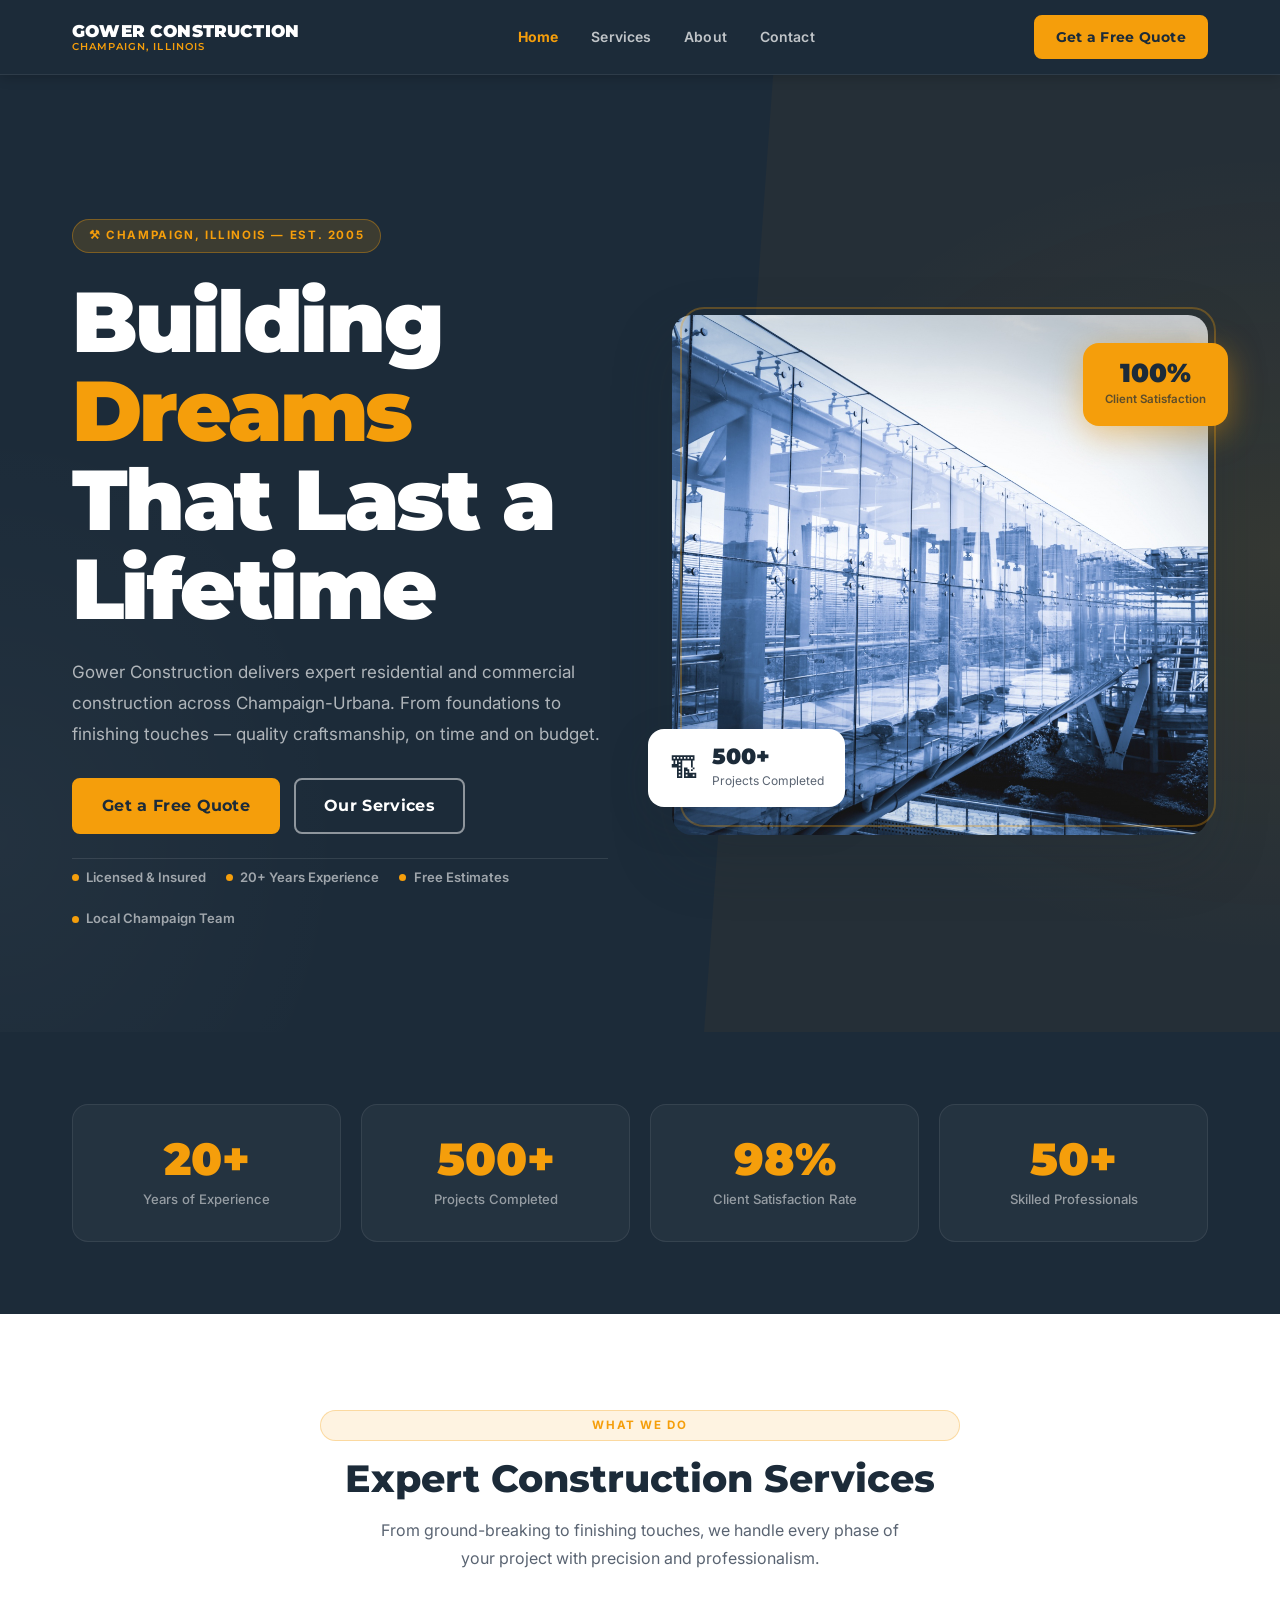
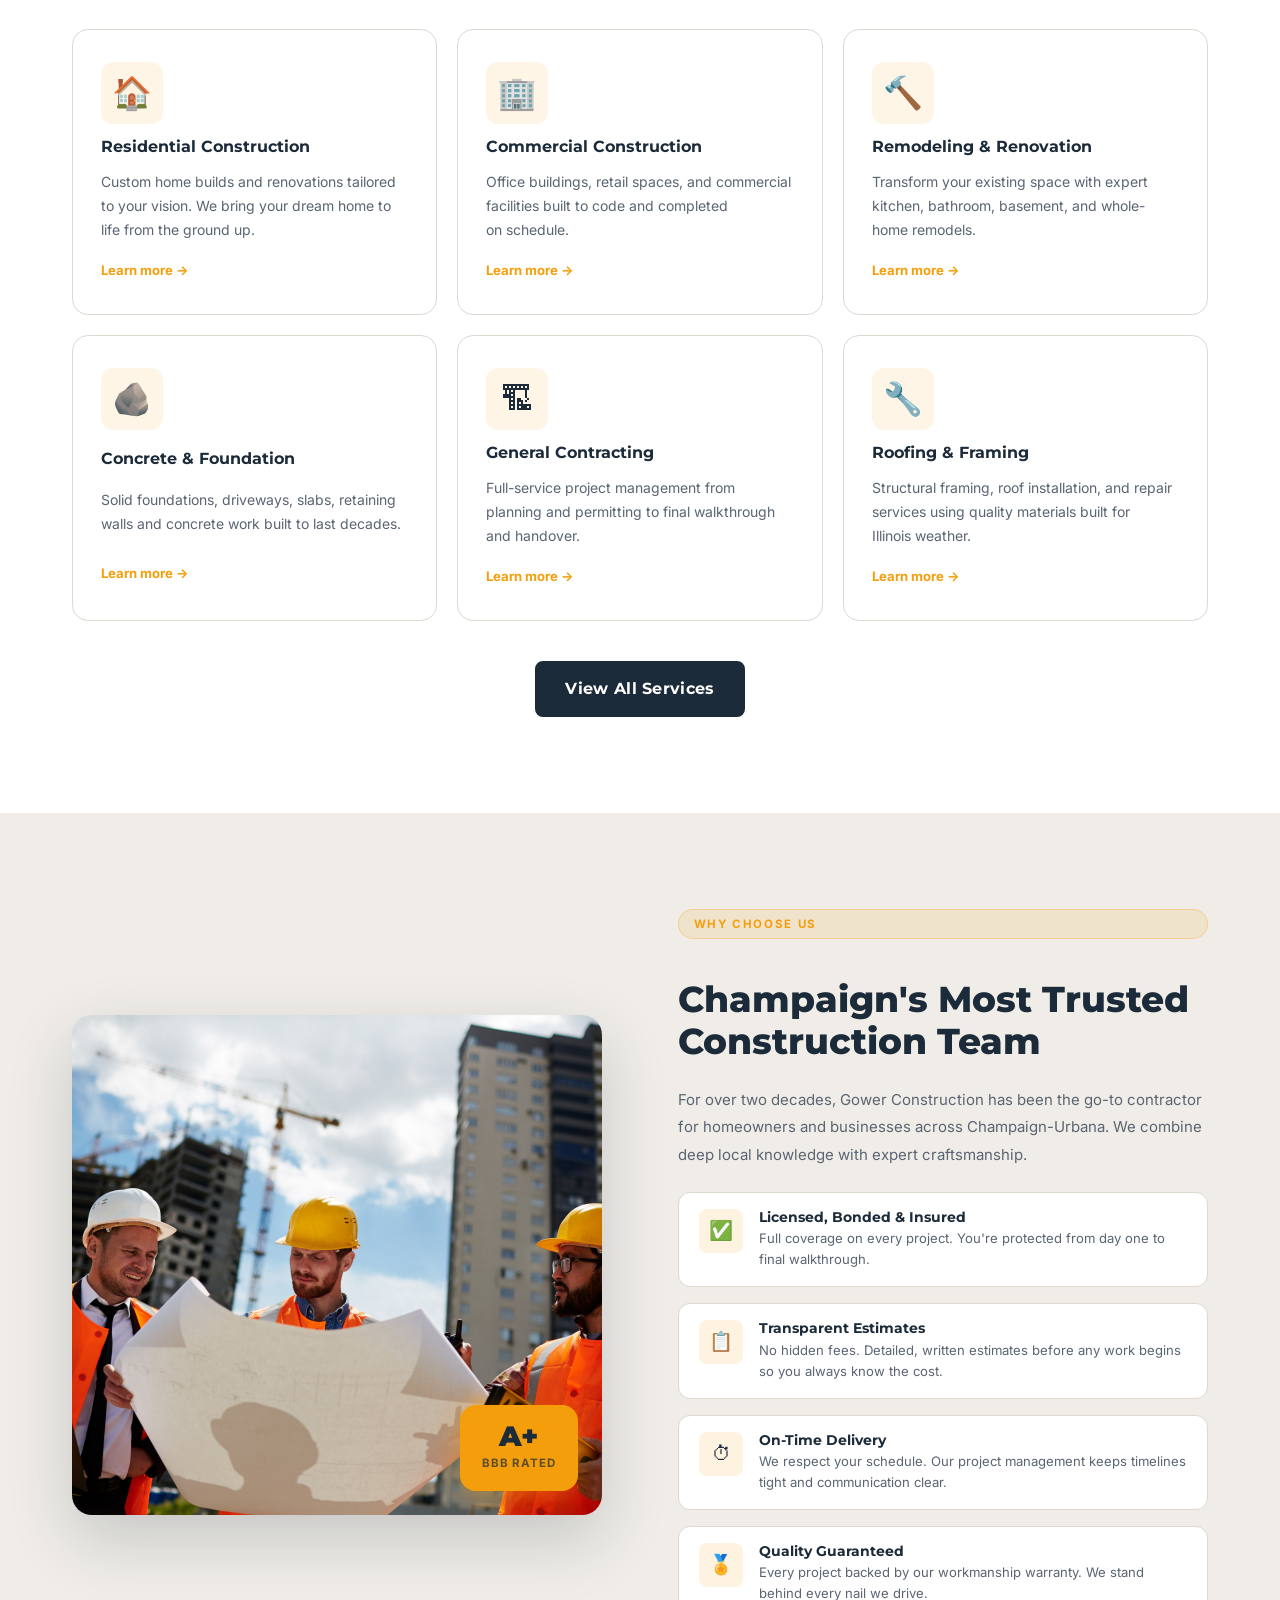
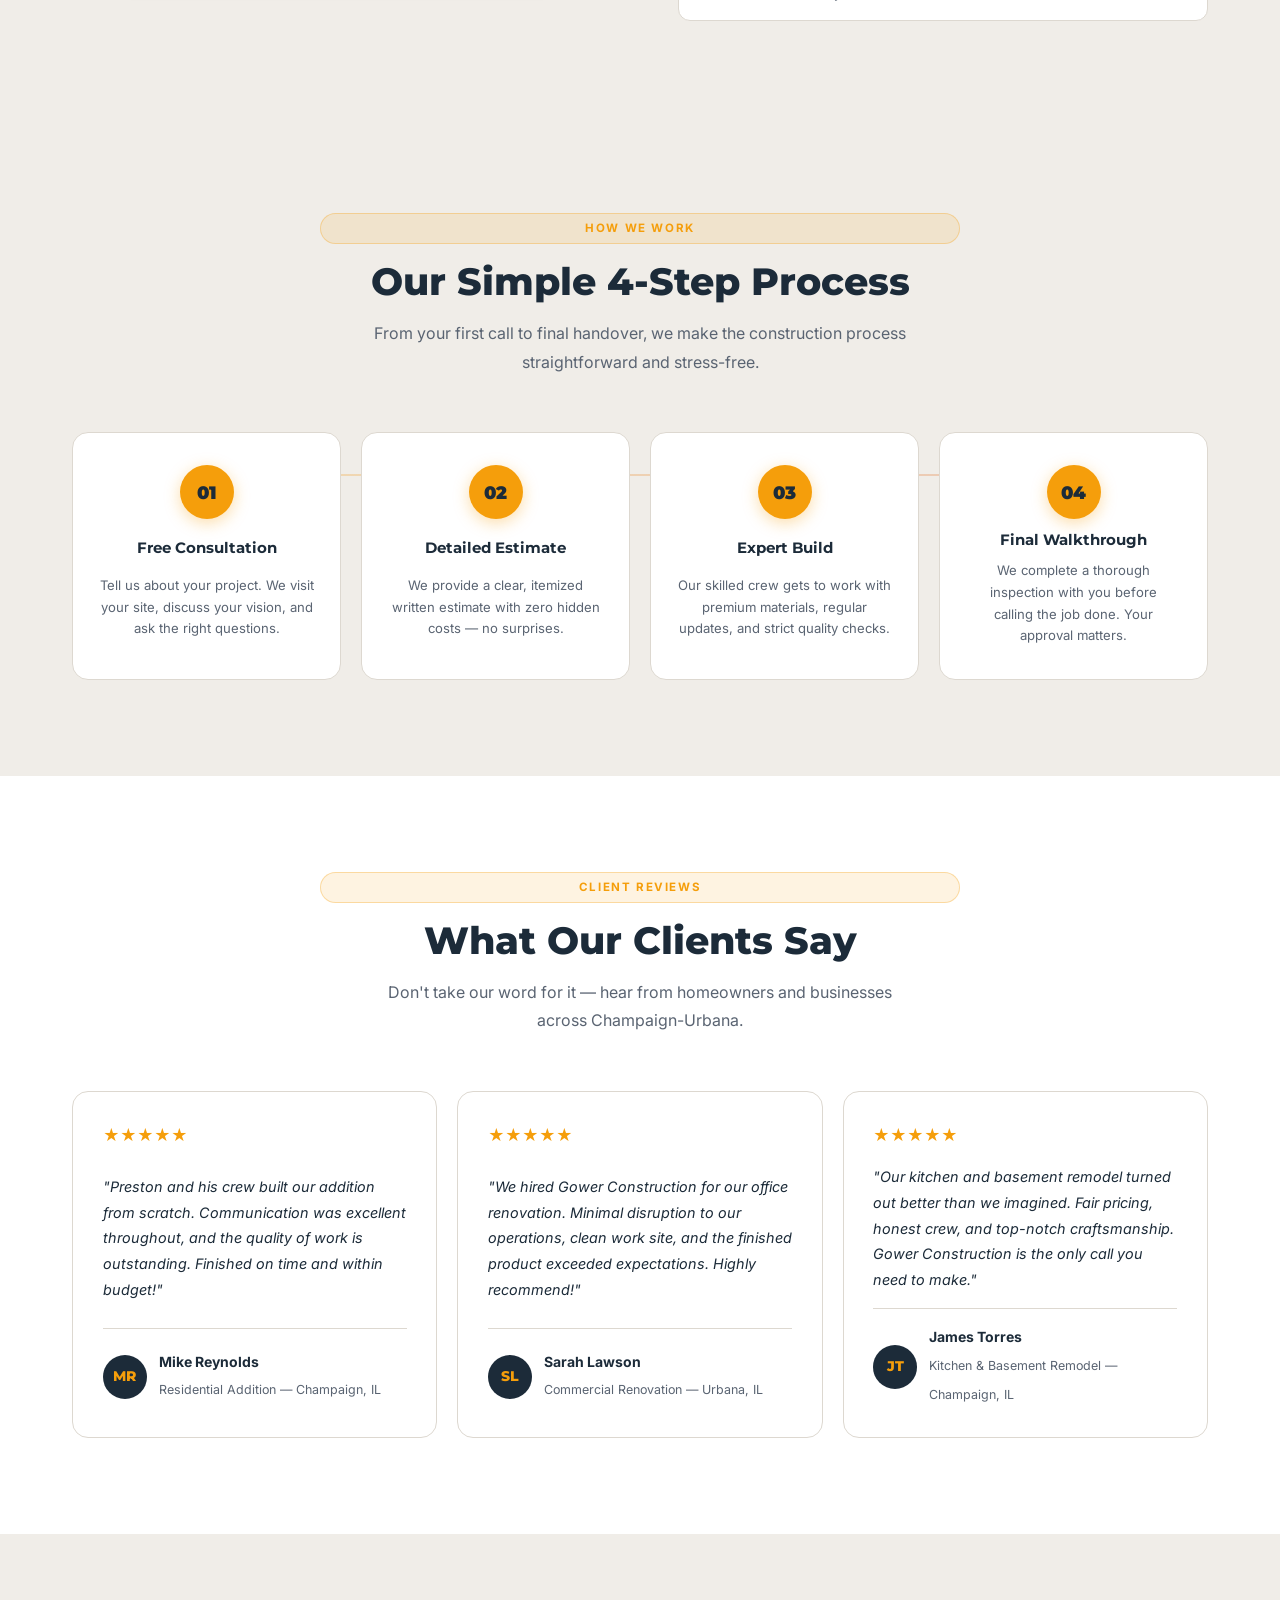
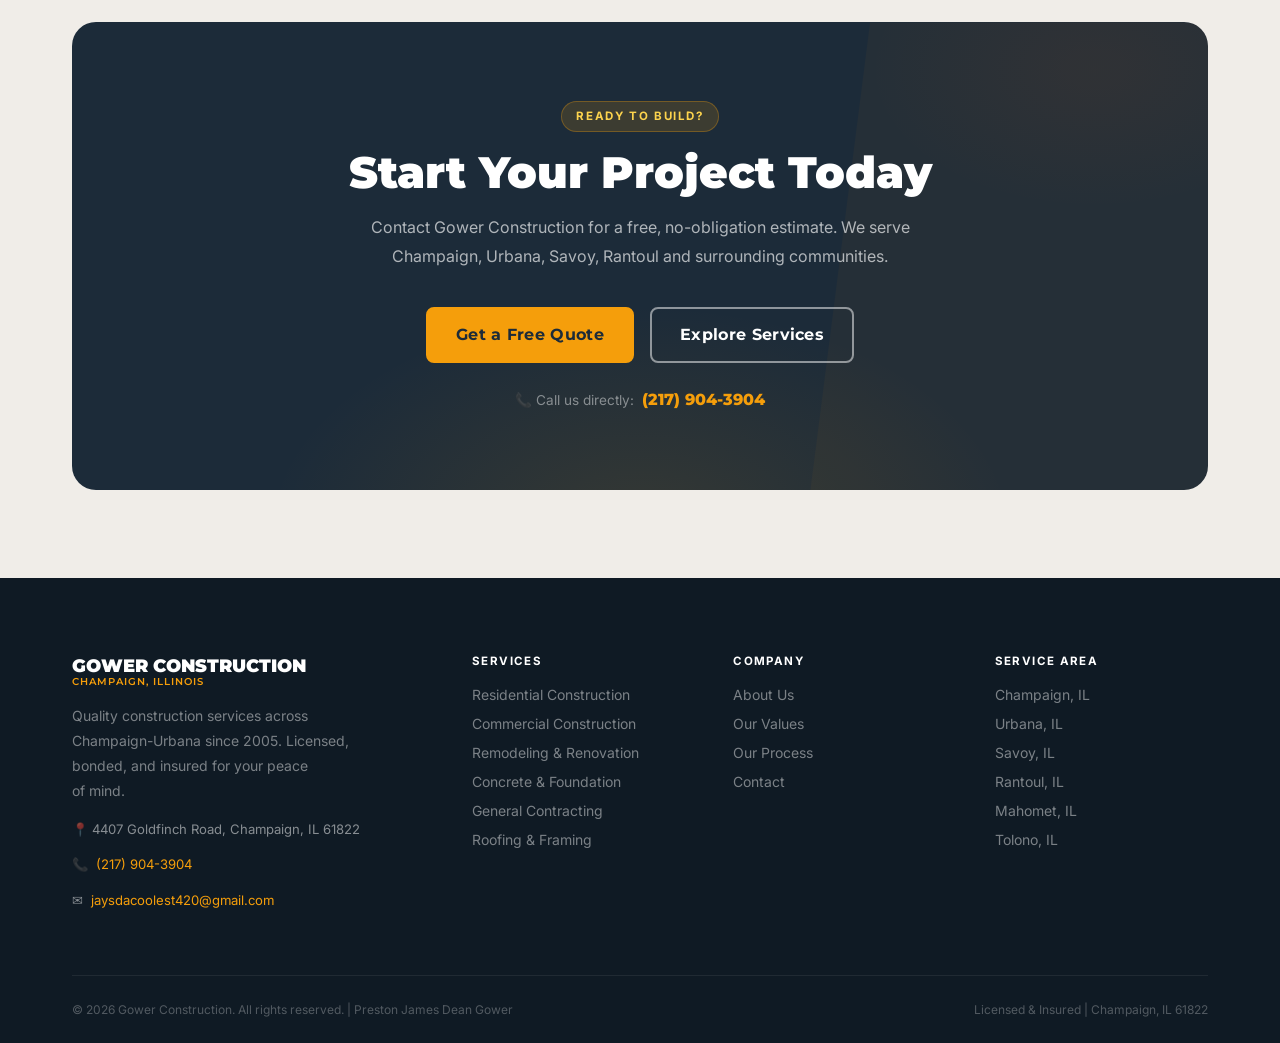
<file: index.html>
<!doctype html>
<html lang="en">
  <head>
    <meta charset="UTF-8" />
    <meta name="viewport" content="width=device-width, initial-scale=1.0" />
    <title>Gower Construction | Champaign, IL</title>
    <meta
      name="description"
      content="Gower Construction — trusted general contractor in Champaign, IL. Residential & commercial construction, remodeling, concrete, roofing and more. Call (217) 904-3904."
    />
    <meta
      name="keywords"
      content="construction company Champaign IL, general contractor Champaign, home remodeling Illinois, commercial construction Champaign"
    />
    <link rel="canonical" href="https://gowerconstruction.com/" />
    <link rel="stylesheet" href="css/style.css" />
    <meta property="og:title" content="Gower Construction | Champaign, IL" />
    <meta
      property="og:description"
      content="Trusted general contractor in Champaign, IL. Quality builds, on time, every time."
    />
    <meta property="og:type" content="website" />
  </head>
  <body>
    <!-- ── HEADER ─────────────────────────────────────────── -->
    <header class="header" role="banner">
      <div class="container">
        <nav class="navbar" aria-label="Main navigation">
          <a
            href="index.html"
            class="logo"
            aria-label="Gower Construction home"
          >
            <div class="logo-text">
              GOWER CONSTRUCTION
              <span>Champaign, Illinois</span>
            </div>
          </a>

          <ul class="nav-links" id="nav-links" role="list">
            <li><a href="index.html" class="active">Home</a></li>
            <li><a href="services.html">Services</a></li>
            <li><a href="about.html">About</a></li>
            <li><a href="contact.html">Contact</a></li>
          </ul>

          <a href="contact.html" class="btn btn-accent nav-cta"
            >Get a Free Quote</a
          >

          <button
            class="hamburger"
            id="hamburger"
            aria-label="Open menu"
            aria-expanded="false"
            aria-controls="nav-links"
          >
            <span></span><span></span><span></span>
          </button>
        </nav>
      </div>
    </header>

    <main id="main-content">
      <!-- ── HERO ───────────────────────────────────────────── -->
      <section class="hero" aria-label="Hero">
        <div class="container">
          <div class="hero-content">
            <span class="hero-eyebrow">⚒ Champaign, Illinois — Est. 2005</span>

            <h1>Building <em>Dreams</em><br />That Last a Lifetime</h1>

            <p class="hero-desc">
              Gower Construction delivers expert residential and commercial
              construction across Champaign-Urbana. From foundations to
              finishing touches — quality craftsmanship, on time and on budget.
            </p>

            <div class="hero-btns">
              <a href="contact.html" class="btn btn-accent">Get a Free Quote</a>
              <a href="services.html" class="btn btn-outline-light"
                >Our Services</a
              >
            </div>

            <div class="hero-trust">
              <div class="hero-trust-item">
                <span class="dot"></span> Licensed & Insured
              </div>
              <div class="hero-trust-item">
                <span class="dot"></span> 20+ Years Experience
              </div>
              <div class="hero-trust-item">
                <span class="dot"></span> Free Estimates
              </div>
              <div class="hero-trust-item">
                <span class="dot"></span> Local Champaign Team
              </div>
            </div>
          </div>

          <div class="hero-img-wrap" aria-hidden="true">
            <img
              src="./images/hero.jpg"
              alt="Gower Construction team on a job site in Champaign IL"
              class="hero-img-main"
              width="600"
              height="520"
              loading="eager"
              onerror="
                this.style.background = '#162230';
                this.removeAttribute('src');
              "
            />
            <div class="hero-float-card">
              <div class="hero-float-icon">🏗</div>
              <div class="hero-float-text">
                <strong>500+</strong>
                <span>Projects Completed</span>
              </div>
            </div>
            <div class="hero-float-card-2">
              <strong>100%</strong>
              <span>Client Satisfaction</span>
            </div>
          </div>
        </div>
      </section>

      <!-- ── STATS ───────────────────────────────────────────── -->
      <section class="stats-section" aria-label="Company stats">
        <div class="container">
          <div class="stats-grid">
            <div class="stat-card">
              <h3>20+</h3>
              <p>Years of Experience</p>
            </div>
            <div class="stat-card">
              <h3>500+</h3>
              <p>Projects Completed</p>
            </div>
            <div class="stat-card">
              <h3>98%</h3>
              <p>Client Satisfaction Rate</p>
            </div>
            <div class="stat-card">
              <h3>50+</h3>
              <p>Skilled Professionals</p>
            </div>
          </div>
        </div>
      </section>

      <!-- ── SERVICES OVERVIEW ────────────────────────────────── -->
      <section
        class="services-section section"
        aria-labelledby="services-heading"
      >
        <div class="container">
          <div class="section-header">
            <span class="section-label">What We Do</span>
            <h2 id="services-heading">Expert Construction Services</h2>
            <p>
              From ground-breaking to finishing touches, we handle every phase
              of your project with precision and professionalism.
            </p>
          </div>

          <div class="services-grid">
            <article class="service-card">
              <div class="service-card-icon" aria-hidden="true">🏠</div>
              <h3>Residential Construction</h3>
              <p>
                Custom home builds and renovations tailored to your vision. We
                bring your dream home to life from the ground up.
              </p>
              <a href="services.html#residential" class="service-card-link"
                >Learn more →</a
              >
            </article>

            <article class="service-card">
              <div class="service-card-icon" aria-hidden="true">🏢</div>
              <h3>Commercial Construction</h3>
              <p>
                Office buildings, retail spaces, and commercial facilities built
                to code and completed on schedule.
              </p>
              <a href="services.html#commercial" class="service-card-link"
                >Learn more →</a
              >
            </article>

            <article class="service-card">
              <div class="service-card-icon" aria-hidden="true">🔨</div>
              <h3>Remodeling & Renovation</h3>
              <p>
                Transform your existing space with expert kitchen, bathroom,
                basement, and whole-home remodels.
              </p>
              <a href="services.html#remodeling" class="service-card-link"
                >Learn more →</a
              >
            </article>

            <article class="service-card">
              <div class="service-card-icon" aria-hidden="true">🪨</div>
              <h3>Concrete & Foundation</h3>
              <p>
                Solid foundations, driveways, slabs, retaining walls and
                concrete work built to last decades.
              </p>
              <a href="services.html#concrete" class="service-card-link"
                >Learn more →</a
              >
            </article>

            <article class="service-card">
              <div class="service-card-icon" aria-hidden="true">🏗</div>
              <h3>General Contracting</h3>
              <p>
                Full-service project management from planning and permitting to
                final walkthrough and handover.
              </p>
              <a href="services.html#contracting" class="service-card-link"
                >Learn more →</a
              >
            </article>

            <article class="service-card">
              <div class="service-card-icon" aria-hidden="true">🔧</div>
              <h3>Roofing & Framing</h3>
              <p>
                Structural framing, roof installation, and repair services using
                quality materials built for Illinois weather.
              </p>
              <a href="services.html#roofing" class="service-card-link"
                >Learn more →</a
              >
            </article>
          </div>

          <div style="text-align: center; margin-top: 2.5rem">
            <a href="services.html" class="btn btn-primary"
              >View All Services</a
            >
          </div>
        </div>
      </section>

      <!-- ── WHY US ───────────────────────────────────────────── -->
      <section class="why-section" aria-labelledby="why-heading">
        <div class="container">
          <div class="why-grid">
            <div class="why-img-wrap">
              <img
                src="./images/hero-3.jpg"
                alt="Gower Construction crew working on a residential project"
                class="why-img"
                width="580"
                height="500"
                loading="lazy"
                onerror="
                  this.style.background = '#e8e4de';
                  this.removeAttribute('src');
                "
              />
              <div class="why-badge">
                <strong>A+</strong>
                <span>BBB Rated</span>
              </div>
            </div>

            <div class="why-content">
              <span class="section-label">Why Choose Us</span>
              <h2 id="why-heading">
                Champaign's Most Trusted Construction Team
              </h2>
              <p>
                For over two decades, Gower Construction has been the go-to
                contractor for homeowners and businesses across
                Champaign-Urbana. We combine deep local knowledge with expert
                craftsmanship.
              </p>

              <div class="why-features">
                <div class="why-feature">
                  <div class="why-feature-icon" aria-hidden="true">✅</div>
                  <div class="why-feature-text">
                    <h4>Licensed, Bonded & Insured</h4>
                    <p>
                      Full coverage on every project. You're protected from day
                      one to final walkthrough.
                    </p>
                  </div>
                </div>
                <div class="why-feature">
                  <div class="why-feature-icon" aria-hidden="true">📋</div>
                  <div class="why-feature-text">
                    <h4>Transparent Estimates</h4>
                    <p>
                      No hidden fees. Detailed, written estimates before any
                      work begins so you always know the cost.
                    </p>
                  </div>
                </div>
                <div class="why-feature">
                  <div class="why-feature-icon" aria-hidden="true">⏱</div>
                  <div class="why-feature-text">
                    <h4>On-Time Delivery</h4>
                    <p>
                      We respect your schedule. Our project management keeps
                      timelines tight and communication clear.
                    </p>
                  </div>
                </div>
                <div class="why-feature">
                  <div class="why-feature-icon" aria-hidden="true">🏅</div>
                  <div class="why-feature-text">
                    <h4>Quality Guaranteed</h4>
                    <p>
                      Every project backed by our workmanship warranty. We stand
                      behind every nail we drive.
                    </p>
                  </div>
                </div>
              </div>
            </div>
          </div>
        </div>
      </section>

      <!-- ── PROCESS ─────────────────────────────────────────── -->
      <section
        class="process-section section"
        aria-labelledby="process-heading"
      >
        <div class="container">
          <div class="section-header">
            <span class="section-label">How We Work</span>
            <h2 id="process-heading">Our Simple 4-Step Process</h2>
            <p>
              From your first call to final handover, we make the construction
              process straightforward and stress-free.
            </p>
          </div>

          <div class="process-grid">
            <div class="process-card">
              <div class="process-num">01</div>
              <h3>Free Consultation</h3>
              <p>
                Tell us about your project. We visit your site, discuss your
                vision, and ask the right questions.
              </p>
            </div>
            <div class="process-card">
              <div class="process-num">02</div>
              <h3>Detailed Estimate</h3>
              <p>
                We provide a clear, itemized written estimate with zero hidden
                costs — no surprises.
              </p>
            </div>
            <div class="process-card">
              <div class="process-num">03</div>
              <h3>Expert Build</h3>
              <p>
                Our skilled crew gets to work with premium materials, regular
                updates, and strict quality checks.
              </p>
            </div>
            <div class="process-card">
              <div class="process-num">04</div>
              <h3>Final Walkthrough</h3>
              <p>
                We complete a thorough inspection with you before calling the
                job done. Your approval matters.
              </p>
            </div>
          </div>
        </div>
      </section>

      <!-- ── TESTIMONIALS ────────────────────────────────────── -->
      <section
        class="testimonials-section section"
        aria-labelledby="testimonials-heading"
      >
        <div class="container">
          <div class="section-header">
            <span class="section-label">Client Reviews</span>
            <h2 id="testimonials-heading">What Our Clients Say</h2>
            <p>
              Don't take our word for it — hear from homeowners and businesses
              across Champaign-Urbana.
            </p>
          </div>

          <div class="testimonials-grid">
            <article class="testimonial-card">
              <div class="stars" aria-label="5 out of 5 stars">★★★★★</div>
              <blockquote>
                "Preston and his crew built our addition from scratch.
                Communication was excellent throughout, and the quality of work
                is outstanding. Finished on time and within budget!"
              </blockquote>
              <div class="testimonial-author">
                <div class="author-avatar" aria-hidden="true">MR</div>
                <div class="author-info">
                  <strong>Mike Reynolds</strong>
                  <span>Residential Addition — Champaign, IL</span>
                </div>
              </div>
            </article>

            <article class="testimonial-card">
              <div class="stars" aria-label="5 out of 5 stars">★★★★★</div>
              <blockquote>
                "We hired Gower Construction for our office renovation. Minimal
                disruption to our operations, clean work site, and the finished
                product exceeded expectations. Highly recommend!"
              </blockquote>
              <div class="testimonial-author">
                <div class="author-avatar" aria-hidden="true">SL</div>
                <div class="author-info">
                  <strong>Sarah Lawson</strong>
                  <span>Commercial Renovation — Urbana, IL</span>
                </div>
              </div>
            </article>

            <article class="testimonial-card">
              <div class="stars" aria-label="5 out of 5 stars">★★★★★</div>
              <blockquote>
                "Our kitchen and basement remodel turned out better than we
                imagined. Fair pricing, honest crew, and top-notch
                craftsmanship. Gower Construction is the only call you need to
                make."
              </blockquote>
              <div class="testimonial-author">
                <div class="author-avatar" aria-hidden="true">JT</div>
                <div class="author-info">
                  <strong>James Torres</strong>
                  <span>Kitchen & Basement Remodel — Champaign, IL</span>
                </div>
              </div>
            </article>
          </div>
        </div>
      </section>

      <!-- ── CTA ─────────────────────────────────────────────── -->
      <section class="cta-section" aria-label="Call to action">
        <div class="container">
          <div class="cta-box">
            <span class="section-label-light">Ready to Build?</span>
            <h2>Start Your Project Today</h2>
            <p>
              Contact Gower Construction for a free, no-obligation estimate. We
              serve Champaign, Urbana, Savoy, Rantoul and surrounding
              communities.
            </p>
            <div class="cta-btns">
              <a href="contact.html" class="btn btn-accent">Get a Free Quote</a>
              <a href="services.html" class="btn btn-outline-light"
                >Explore Services</a
              >
            </div>
            <div class="cta-phone-row">
              📞 Call us directly: <a href="tel:+12179043904">(217) 904-3904</a>
            </div>
          </div>
        </div>
      </section>
    </main>

    <!-- ── FOOTER ──────────────────────────────────────────── -->
    <footer class="footer" role="contentinfo">
      <div class="container">
        <div class="footer-grid">
          <div class="footer-brand">
            <div class="footer-logo">
              <div class="footer-logo-text">
                GOWER CONSTRUCTION
                <span>Champaign, Illinois</span>
              </div>
            </div>
            <p>
              Quality construction services across Champaign-Urbana since 2005.
              Licensed, bonded, and insured for your peace of mind.
            </p>
            <div class="footer-contact-item">
              📍 4407 Goldfinch Road, Champaign, IL 61822
            </div>
            <div class="footer-contact-item">
              📞 <a href="tel:+12179043904">(217) 904-3904</a>
            </div>
            <div class="footer-contact-item">
              ✉
              <a href="mailto:jaysdacoolest420@gmail.com"
                >jaysdacoolest420@gmail.com</a
              >
            </div>
          </div>

          <div class="footer-col">
            <h4>Services</h4>
            <ul role="list">
              <li>
                <a href="services.html#residential">Residential Construction</a>
              </li>
              <li>
                <a href="services.html#commercial">Commercial Construction</a>
              </li>
              <li>
                <a href="services.html#remodeling">Remodeling & Renovation</a>
              </li>
              <li>
                <a href="services.html#concrete">Concrete & Foundation</a>
              </li>
              <li>
                <a href="services.html#contracting">General Contracting</a>
              </li>
              <li><a href="services.html#roofing">Roofing & Framing</a></li>
            </ul>
          </div>

          <div class="footer-col">
            <h4>Company</h4>
            <ul role="list">
              <li><a href="about.html">About Us</a></li>
              <li><a href="about.html#values">Our Values</a></li>
              <li><a href="about.html#process">Our Process</a></li>
              <li><a href="contact.html">Contact</a></li>
            </ul>
          </div>

          <div class="footer-col">
            <h4>Service Area</h4>
            <ul role="list">
              <li>Champaign, IL</li>
              <li>Urbana, IL</li>
              <li>Savoy, IL</li>
              <li>Rantoul, IL</li>
              <li>Mahomet, IL</li>
              <li>Tolono, IL</li>
            </ul>
          </div>
        </div>

        <div class="footer-bottom">
          <p>
            © 2026 Gower Construction. All rights reserved. | Preston James Dean
            Gower
          </p>
          <p>Licensed & Insured | Champaign, IL 61822</p>
        </div>
      </div>
    </footer>

    <script src="js/main.js" defer></script>
  </body>
</html>
</file>
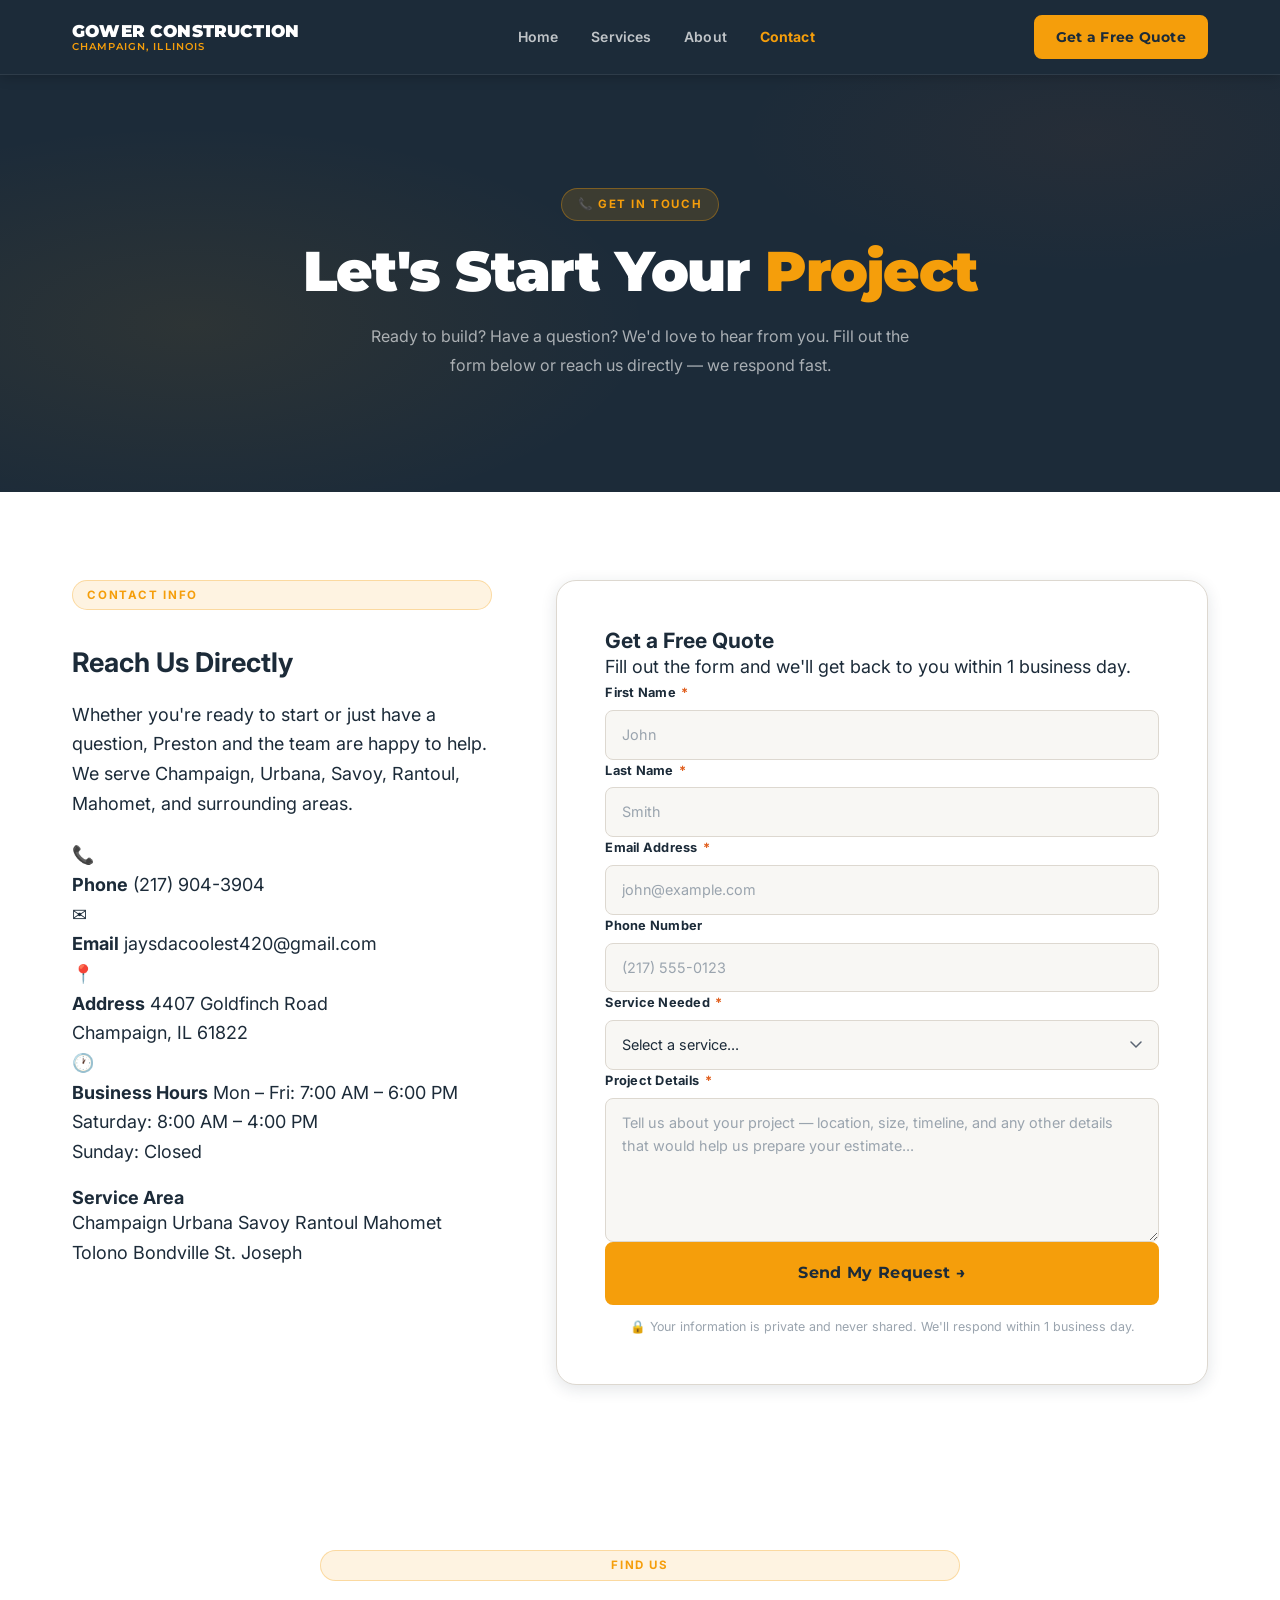
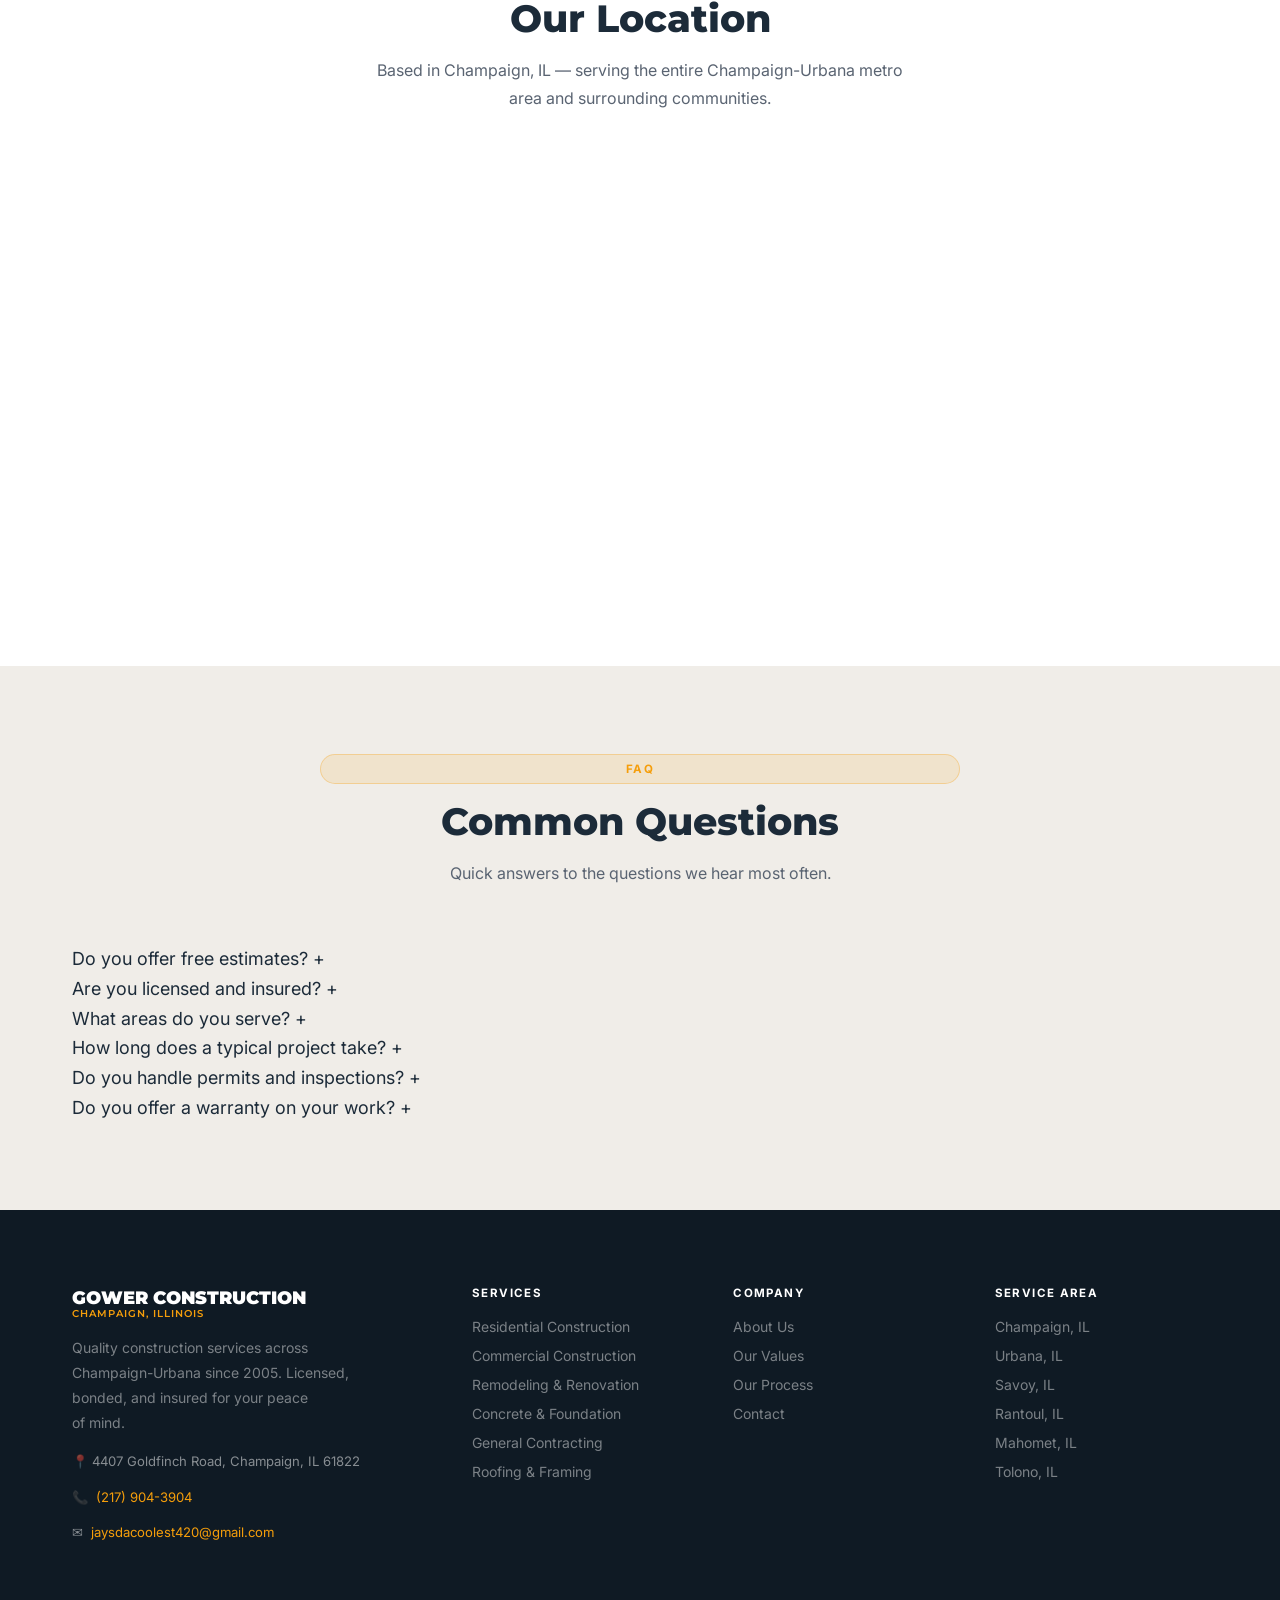
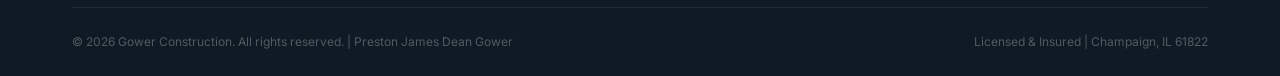
<file: contact.html>
<!doctype html>
<html lang="en">
  <head>
    <meta charset="UTF-8" />
    <meta name="viewport" content="width=device-width, initial-scale=1.0" />
    <title>Contact Us | Gower Construction — Champaign, IL</title>
    <meta
      name="description"
      content="Contact Gower Construction in Champaign, IL. Get a free estimate for residential or commercial construction. Call (217) 904-3904 or fill out our form."
    />
    <link rel="canonical" href="https://gowerconstruction.com/contact.html" />
    <link rel="stylesheet" href="css/style.css" />
  </head>
  <body>
    <!-- ── HEADER ─────────────────────────────────────────── -->
    <header class="header" role="banner">
      <div class="container">
        <nav class="navbar" aria-label="Main navigation">
          <a
            href="index.html"
            class="logo"
            aria-label="Gower Construction home"
          >
            <div class="logo-text">
              GOWER CONSTRUCTION
              <span>Champaign, Illinois</span>
            </div>
          </a>
          <ul class="nav-links" id="nav-links" role="list">
            <li><a href="index.html">Home</a></li>
            <li><a href="services.html">Services</a></li>
            <li><a href="about.html">About</a></li>
            <li><a href="contact.html" class="active">Contact</a></li>
          </ul>
          <a href="contact.html" class="btn btn-accent nav-cta"
            >Get a Free Quote</a
          >
          <button
            class="hamburger"
            id="hamburger"
            aria-label="Open menu"
            aria-expanded="false"
            aria-controls="nav-links"
          >
            <span></span><span></span><span></span>
          </button>
        </nav>
      </div>
    </header>

    <main id="main-content">
      <!-- ── PAGE HERO ──────────────────────────────────────── -->
      <section class="page-hero" aria-label="Contact hero">
        <div class="container">
          <span class="page-hero-eyebrow">📞 Get In Touch</span>
          <h1>Let's Start Your <em>Project</em></h1>
          <p class="page-hero-desc">
            Ready to build? Have a question? We'd love to hear from you. Fill
            out the form below or reach us directly — we respond fast.
          </p>
        </div>
      </section>

      <!-- ── CONTACT SECTION ────────────────────────────────── -->
      <section class="section" aria-labelledby="contact-heading">
        <div class="container">
          <div class="contact-grid">
            <!-- ── CONTACT INFO ──────────────────────────────── -->
            <div class="contact-info">
              <span class="section-label">Contact Info</span>
              <h2 id="contact-heading">Reach Us Directly</h2>
              <p>
                Whether you're ready to start or just have a question, Preston
                and the team are happy to help. We serve Champaign, Urbana,
                Savoy, Rantoul, Mahomet, and surrounding areas.
              </p>

              <div class="contact-info-list">
                <div class="contact-info-item">
                  <div class="contact-info-icon" aria-hidden="true">📞</div>
                  <div class="contact-info-text">
                    <strong>Phone</strong>
                    <a href="tel:+12179043904">(217) 904-3904</a>
                  </div>
                </div>

                <div class="contact-info-item">
                  <div class="contact-info-icon" aria-hidden="true">✉</div>
                  <div class="contact-info-text">
                    <strong>Email</strong>
                    <a href="mailto:jaysdacoolest420@gmail.com"
                      >jaysdacoolest420@gmail.com</a
                    >
                  </div>
                </div>

                <div class="contact-info-item">
                  <div class="contact-info-icon" aria-hidden="true">📍</div>
                  <div class="contact-info-text">
                    <strong>Address</strong>
                    <span>4407 Goldfinch Road<br />Champaign, IL 61822</span>
                  </div>
                </div>

                <div class="contact-info-item">
                  <div class="contact-info-icon" aria-hidden="true">🕐</div>
                  <div class="contact-info-text">
                    <strong>Business Hours</strong>
                    <span
                      >Mon – Fri: 7:00 AM – 6:00 PM<br />Saturday: 8:00 AM –
                      4:00 PM<br />Sunday: Closed</span
                    >
                  </div>
                </div>
              </div>

              <div class="contact-service-area">
                <h4>Service Area</h4>
                <div class="service-area-tags">
                  <span class="area-tag">Champaign</span>
                  <span class="area-tag">Urbana</span>
                  <span class="area-tag">Savoy</span>
                  <span class="area-tag">Rantoul</span>
                  <span class="area-tag">Mahomet</span>
                  <span class="area-tag">Tolono</span>
                  <span class="area-tag">Bondville</span>
                  <span class="area-tag">St. Joseph</span>
                </div>
              </div>
            </div>

            <!-- ── CONTACT FORM ──────────────────────────────── -->
            <div class="contact-form-wrap">
              <div class="contact-form-card">
                <h3>Get a Free Quote</h3>
                <p>
                  Fill out the form and we'll get back to you within 1 business
                  day.
                </p>

                <form
                  class="contact-form"
                  action="https://formsubmit.co/jaysdacoolest420@gmail.com"
                  method="POST"
                  id="contact-form"
                  novalidate
                >
                  <!-- Formsubmit hidden config -->
                  <input
                    type="hidden"
                    name="_subject"
                    value="New Quote Request — Gower Construction"
                  />
                  <input type="hidden" name="_captcha" value="false" />
                  <input
                    type="hidden"
                    name="_next"
                    value="https://gowerconstruction.com/contact.html?sent=true"
                  />
                  <input
                    type="text"
                    name="_honey"
                    style="display: none"
                    tabindex="-1"
                    autocomplete="off"
                  />

                  <div class="form-row">
                    <div class="form-group">
                      <label for="first-name"
                        >First Name
                        <span class="req" aria-hidden="true">*</span></label
                      >
                      <input
                        type="text"
                        id="first-name"
                        name="first_name"
                        placeholder="John"
                        required
                        autocomplete="given-name"
                      />
                    </div>
                    <div class="form-group">
                      <label for="last-name"
                        >Last Name
                        <span class="req" aria-hidden="true">*</span></label
                      >
                      <input
                        type="text"
                        id="last-name"
                        name="last_name"
                        placeholder="Smith"
                        required
                        autocomplete="family-name"
                      />
                    </div>
                  </div>

                  <div class="form-group">
                    <label for="email"
                      >Email Address
                      <span class="req" aria-hidden="true">*</span></label
                    >
                    <input
                      type="email"
                      id="email"
                      name="email"
                      placeholder="john@example.com"
                      required
                      autocomplete="email"
                    />
                  </div>

                  <div class="form-group">
                    <label for="phone">Phone Number</label>
                    <input
                      type="tel"
                      id="phone"
                      name="phone"
                      placeholder="(217) 555-0123"
                      autocomplete="tel"
                    />
                  </div>

                  <div class="form-group">
                    <label for="service"
                      >Service Needed
                      <span class="req" aria-hidden="true">*</span></label
                    >
                    <select id="service" name="service" required>
                      <option value="" disabled selected>
                        Select a service...
                      </option>
                      <option value="Residential Construction">
                        Residential Construction
                      </option>
                      <option value="Commercial Construction">
                        Commercial Construction
                      </option>
                      <option value="Remodeling & Renovation">
                        Remodeling & Renovation
                      </option>
                      <option value="Concrete & Foundation">
                        Concrete & Foundation
                      </option>
                      <option value="General Contracting">
                        General Contracting
                      </option>
                      <option value="Roofing & Framing">
                        Roofing & Framing
                      </option>
                      <option value="Other">Other</option>
                    </select>
                  </div>

                  <div class="form-group">
                    <label for="message"
                      >Project Details
                      <span class="req" aria-hidden="true">*</span></label
                    >
                    <textarea
                      id="message"
                      name="message"
                      rows="5"
                      placeholder="Tell us about your project — location, size, timeline, and any other details that would help us prepare your estimate..."
                      required
                    ></textarea>
                  </div>

                  <button
                    type="submit"
                    class="btn btn-accent"
                    style="width: 100%; justify-content: center; padding: 1rem"
                  >
                    Send My Request →
                  </button>

                  <p class="form-note">
                    🔒 Your information is private and never shared. We'll
                    respond within 1 business day.
                  </p>
                </form>

                <!-- Success message (shown via JS when ?sent=true) -->
                <div
                  class="form-success"
                  id="form-success"
                  aria-live="polite"
                  hidden
                >
                  <div class="form-success-icon" aria-hidden="true">✅</div>
                  <h4>Message Sent!</h4>
                  <p>
                    Thanks for reaching out. Preston will get back to you within
                    1 business day.
                  </p>
                  <a
                    href="contact.html"
                    class="btn btn-primary"
                    style="margin-top: 1rem"
                    >Send Another Message</a
                  >
                </div>
              </div>
            </div>
          </div>
        </div>
      </section>

      <!-- ── MAP SECTION ─────────────────────────────────────── -->
      <section class="map-section" aria-label="Location map">
        <div class="container">
          <div class="section-header">
            <span class="section-label">Find Us</span>
            <h2>Our Location</h2>
            <p>
              Based in Champaign, IL — serving the entire Champaign-Urbana metro
              area and surrounding communities.
            </p>
          </div>
          <div class="map-embed-wrap">
            <iframe
              src="https://www.google.com/maps/embed?pb=!1m18!1m12!1m3!1d3051.748!2d-88.2434!3d40.1106!2m3!1f0!2f0!3f0!3m2!1i1024!2i768!4f13.1!3m3!1m2!1s0x880cd08dde2a25c7%3A0x7b6f3b5a5e5b5b5b!2s4407%20Goldfinch%20Rd%2C%20Champaign%2C%20IL%2061822!5e0!3m2!1sen!2sus!4v1683000000000!5m2!1sen!2sus"
              width="100%"
              height="420"
              style="border: 0; border-radius: var(--radius-xl); display: block"
              allowfullscreen=""
              loading="lazy"
              referrerpolicy="no-referrer-when-downgrade"
              title="Gower Construction location — 4407 Goldfinch Road, Champaign IL"
            ></iframe>
          </div>
        </div>
      </section>

      <!-- ── FAQ ────────────────────────────────────────────── -->
      <section class="alt-section" aria-labelledby="faq-heading">
        <div class="container">
          <div class="section-header">
            <span class="section-label">FAQ</span>
            <h2 id="faq-heading">Common Questions</h2>
            <p>Quick answers to the questions we hear most often.</p>
          </div>

          <div class="faq-list" role="list">
            <div class="faq-item" role="listitem">
              <button class="faq-question" aria-expanded="false">
                Do you offer free estimates?
                <span class="faq-icon" aria-hidden="true">+</span>
              </button>
              <div class="faq-answer" hidden>
                <p>
                  Yes — always. We provide free, no-obligation written estimates
                  for all projects, residential and commercial. There's no
                  commitment required to get a quote.
                </p>
              </div>
            </div>

            <div class="faq-item" role="listitem">
              <button class="faq-question" aria-expanded="false">
                Are you licensed and insured?
                <span class="faq-icon" aria-hidden="true">+</span>
              </button>
              <div class="faq-answer" hidden>
                <p>
                  Yes. Gower Construction is fully licensed, bonded, and insured
                  in the state of Illinois. We carry liability insurance and
                  workers' compensation on every project.
                </p>
              </div>
            </div>

            <div class="faq-item" role="listitem">
              <button class="faq-question" aria-expanded="false">
                What areas do you serve?
                <span class="faq-icon" aria-hidden="true">+</span>
              </button>
              <div class="faq-answer" hidden>
                <p>
                  We serve Champaign, Urbana, Savoy, Rantoul, Mahomet, Tolono,
                  Bondville, St. Joseph, and surrounding communities within the
                  Champaign-Urbana metro area.
                </p>
              </div>
            </div>

            <div class="faq-item" role="listitem">
              <button class="faq-question" aria-expanded="false">
                How long does a typical project take?
                <span class="faq-icon" aria-hidden="true">+</span>
              </button>
              <div class="faq-answer" hidden>
                <p>
                  Timeline depends on the scope. A bathroom remodel may take 1–2
                  weeks; a custom home build typically takes 4–8 months. We
                  provide a detailed schedule before starting and keep you
                  updated throughout.
                </p>
              </div>
            </div>

            <div class="faq-item" role="listitem">
              <button class="faq-question" aria-expanded="false">
                Do you handle permits and inspections?
                <span class="faq-icon" aria-hidden="true">+</span>
              </button>
              <div class="faq-answer" hidden>
                <p>
                  Absolutely. We handle all necessary permits and coordinate
                  with local inspectors as part of our general contracting
                  service. You don't have to worry about paperwork or
                  compliance.
                </p>
              </div>
            </div>

            <div class="faq-item" role="listitem">
              <button class="faq-question" aria-expanded="false">
                Do you offer a warranty on your work?
                <span class="faq-icon" aria-hidden="true">+</span>
              </button>
              <div class="faq-answer" hidden>
                <p>
                  Yes. All Gower Construction projects are backed by our
                  workmanship warranty. If something isn't right after we
                  finish, we come back and make it right — no questions asked.
                </p>
              </div>
            </div>
          </div>
        </div>
      </section>
    </main>

    <!-- ── FOOTER ──────────────────────────────────────────── -->
    <footer class="footer" role="contentinfo">
      <div class="container">
        <div class="footer-grid">
          <div class="footer-brand">
            <div class="footer-logo">
              <div class="footer-logo-text">
                GOWER CONSTRUCTION
                <span>Champaign, Illinois</span>
              </div>
            </div>
            <p>
              Quality construction services across Champaign-Urbana since 2005.
              Licensed, bonded, and insured for your peace of mind.
            </p>
            <div class="footer-contact-item">
              📍 4407 Goldfinch Road, Champaign, IL 61822
            </div>
            <div class="footer-contact-item">
              📞 <a href="tel:+12179043904">(217) 904-3904</a>
            </div>
            <div class="footer-contact-item">
              ✉
              <a href="mailto:jaysdacoolest420@gmail.com"
                >jaysdacoolest420@gmail.com</a
              >
            </div>
          </div>

          <div class="footer-col">
            <h4>Services</h4>
            <ul role="list">
              <li>
                <a href="services.html#residential">Residential Construction</a>
              </li>
              <li>
                <a href="services.html#commercial">Commercial Construction</a>
              </li>
              <li>
                <a href="services.html#remodeling">Remodeling & Renovation</a>
              </li>
              <li>
                <a href="services.html#concrete">Concrete & Foundation</a>
              </li>
              <li>
                <a href="services.html#contracting">General Contracting</a>
              </li>
              <li><a href="services.html#roofing">Roofing & Framing</a></li>
            </ul>
          </div>

          <div class="footer-col">
            <h4>Company</h4>
            <ul role="list">
              <li><a href="about.html">About Us</a></li>
              <li><a href="about.html#values">Our Values</a></li>
              <li><a href="about.html#process">Our Process</a></li>
              <li><a href="contact.html">Contact</a></li>
            </ul>
          </div>

          <div class="footer-col">
            <h4>Service Area</h4>
            <ul role="list">
              <li>Champaign, IL</li>
              <li>Urbana, IL</li>
              <li>Savoy, IL</li>
              <li>Rantoul, IL</li>
              <li>Mahomet, IL</li>
              <li>Tolono, IL</li>
            </ul>
          </div>
        </div>

        <div class="footer-bottom">
          <p>
            © 2026 Gower Construction. All rights reserved. | Preston James Dean
            Gower
          </p>
          <p>Licensed & Insured | Champaign, IL 61822</p>
        </div>
      </div>
    </footer>

    <script src="js/main.js" defer></script>
  </body>
</html>
</file>
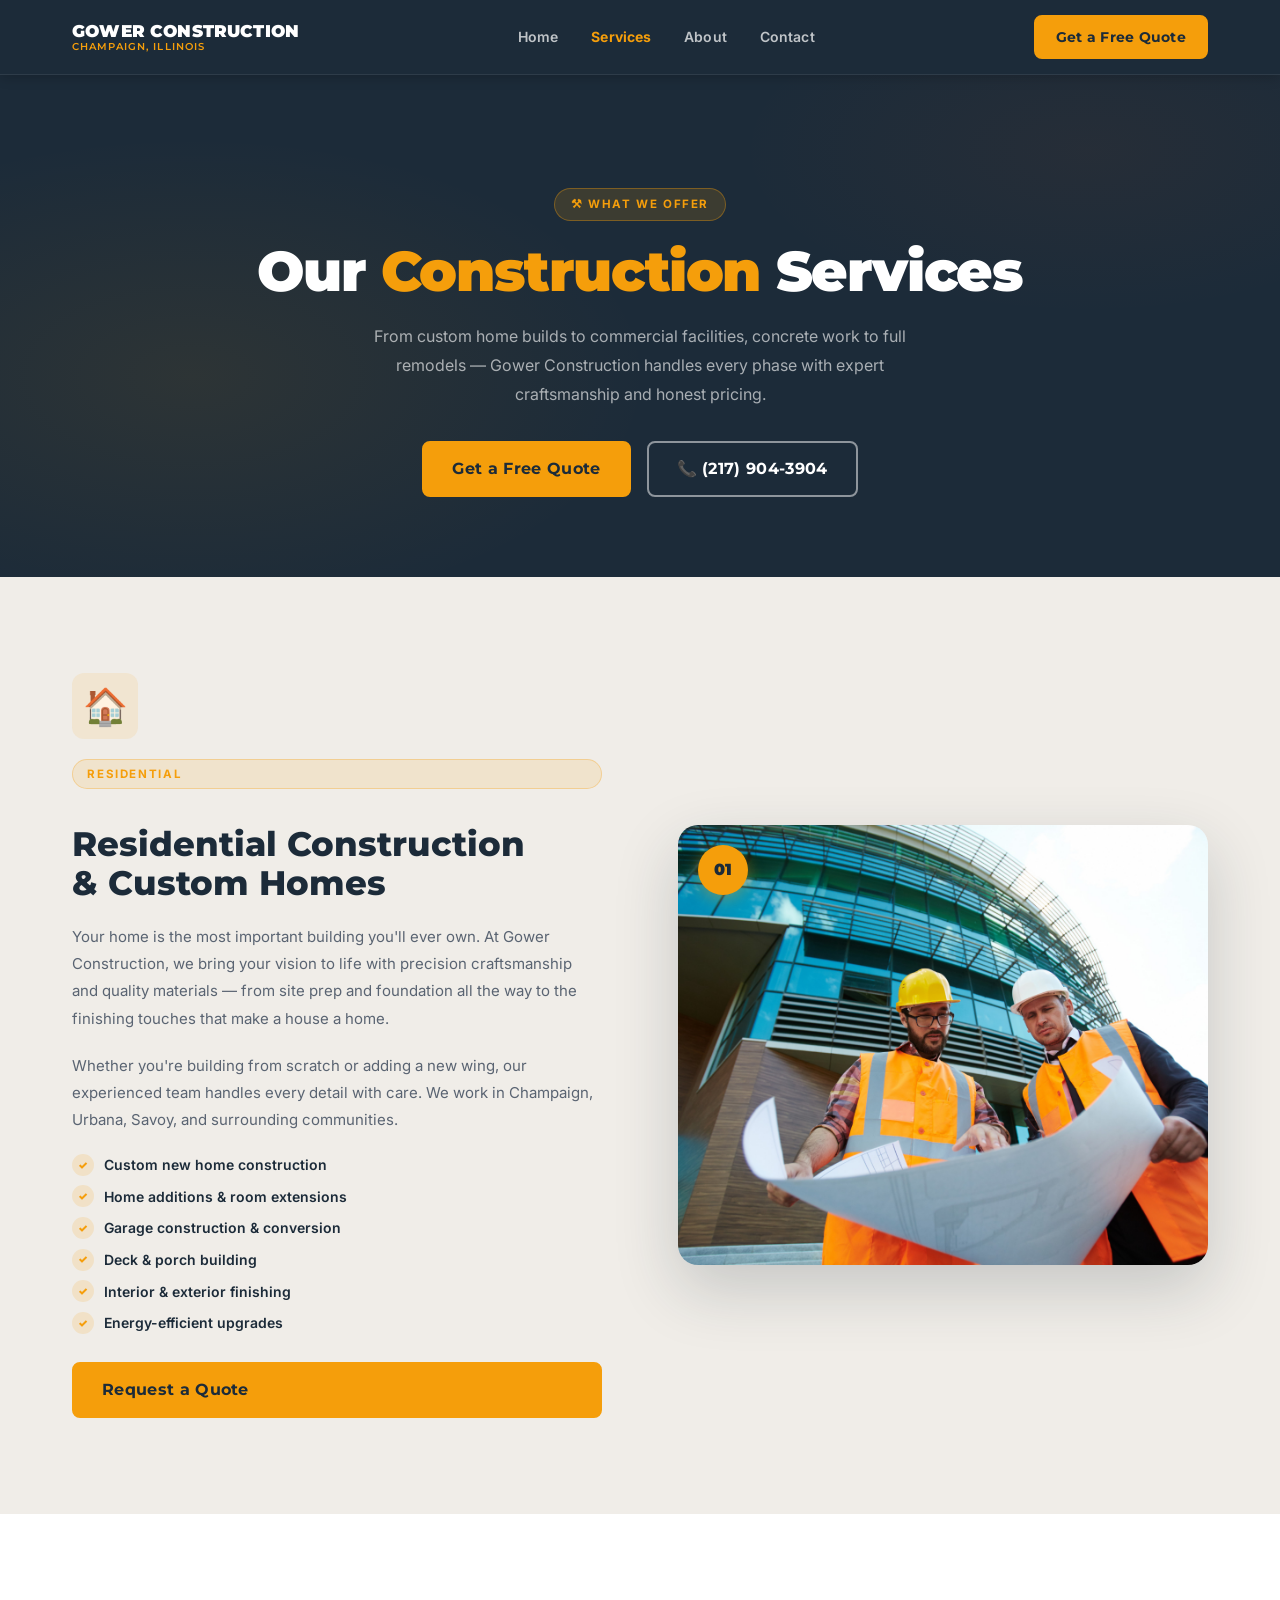
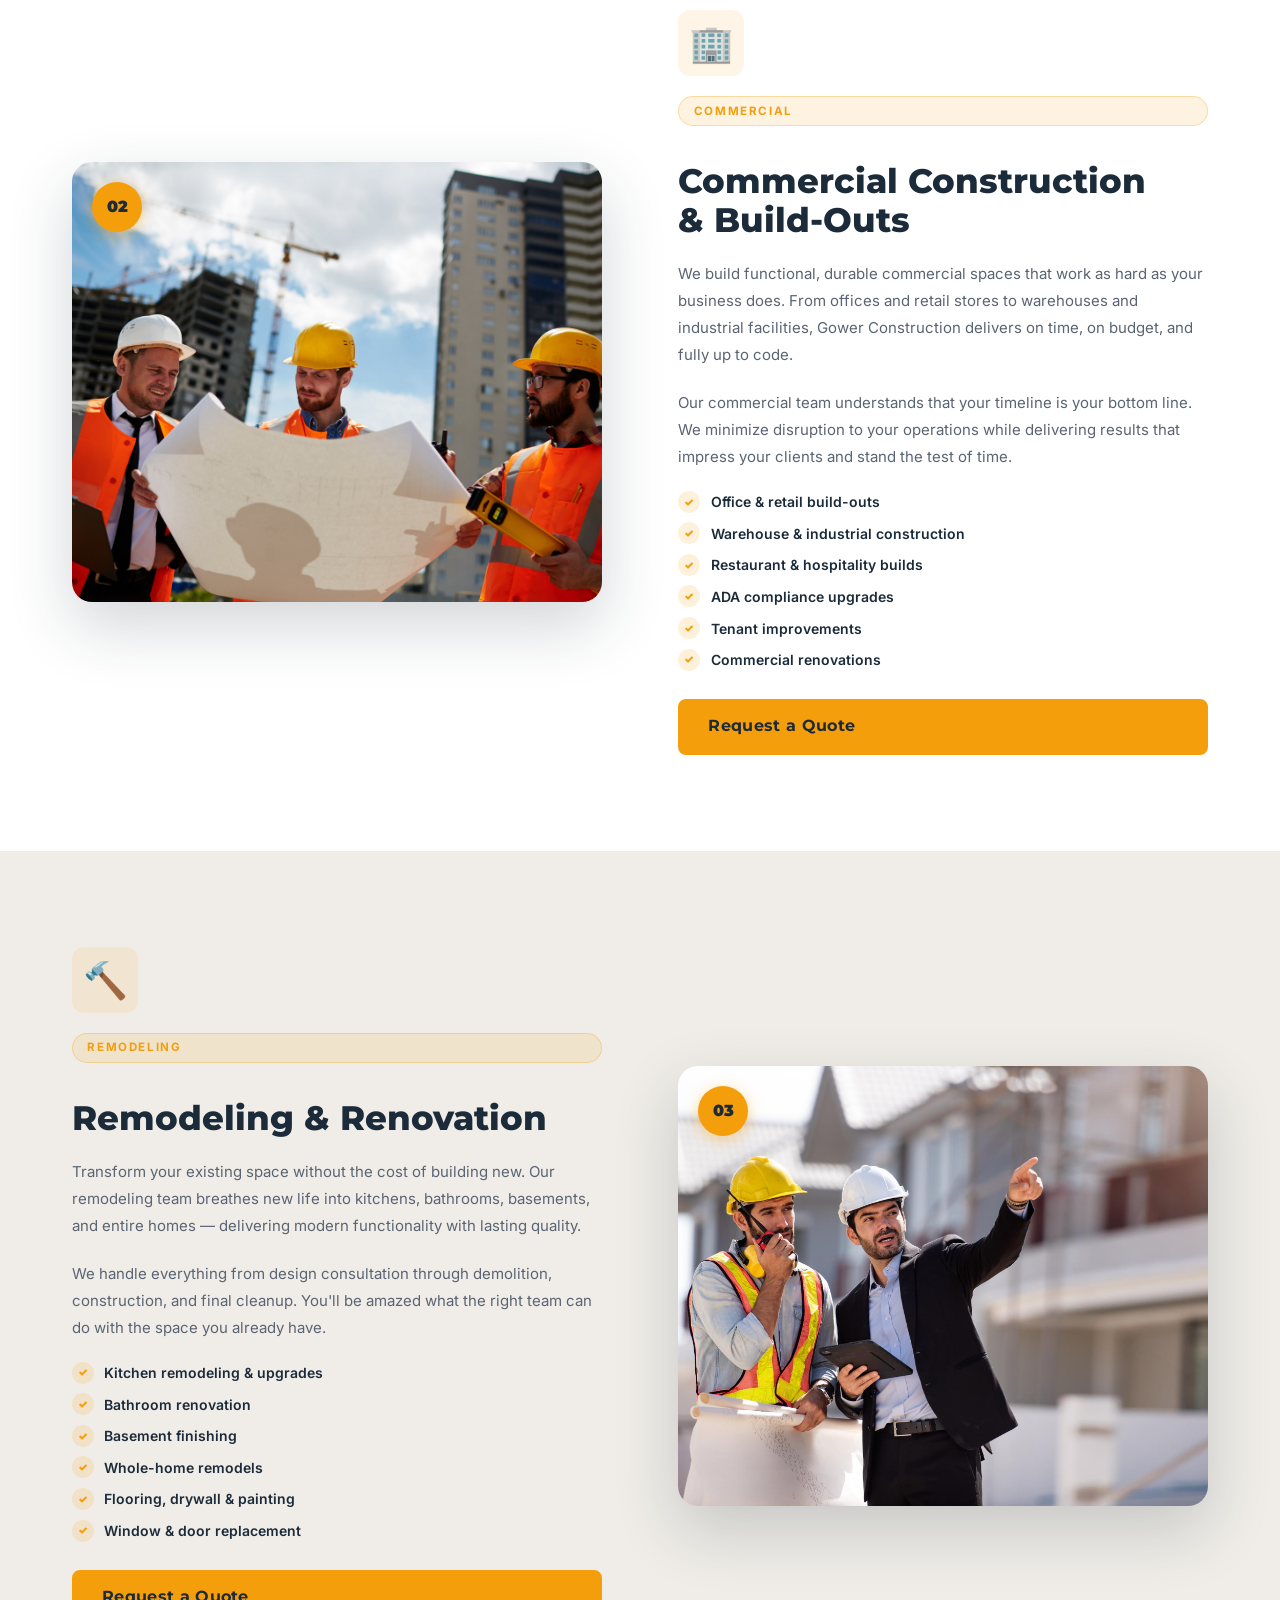
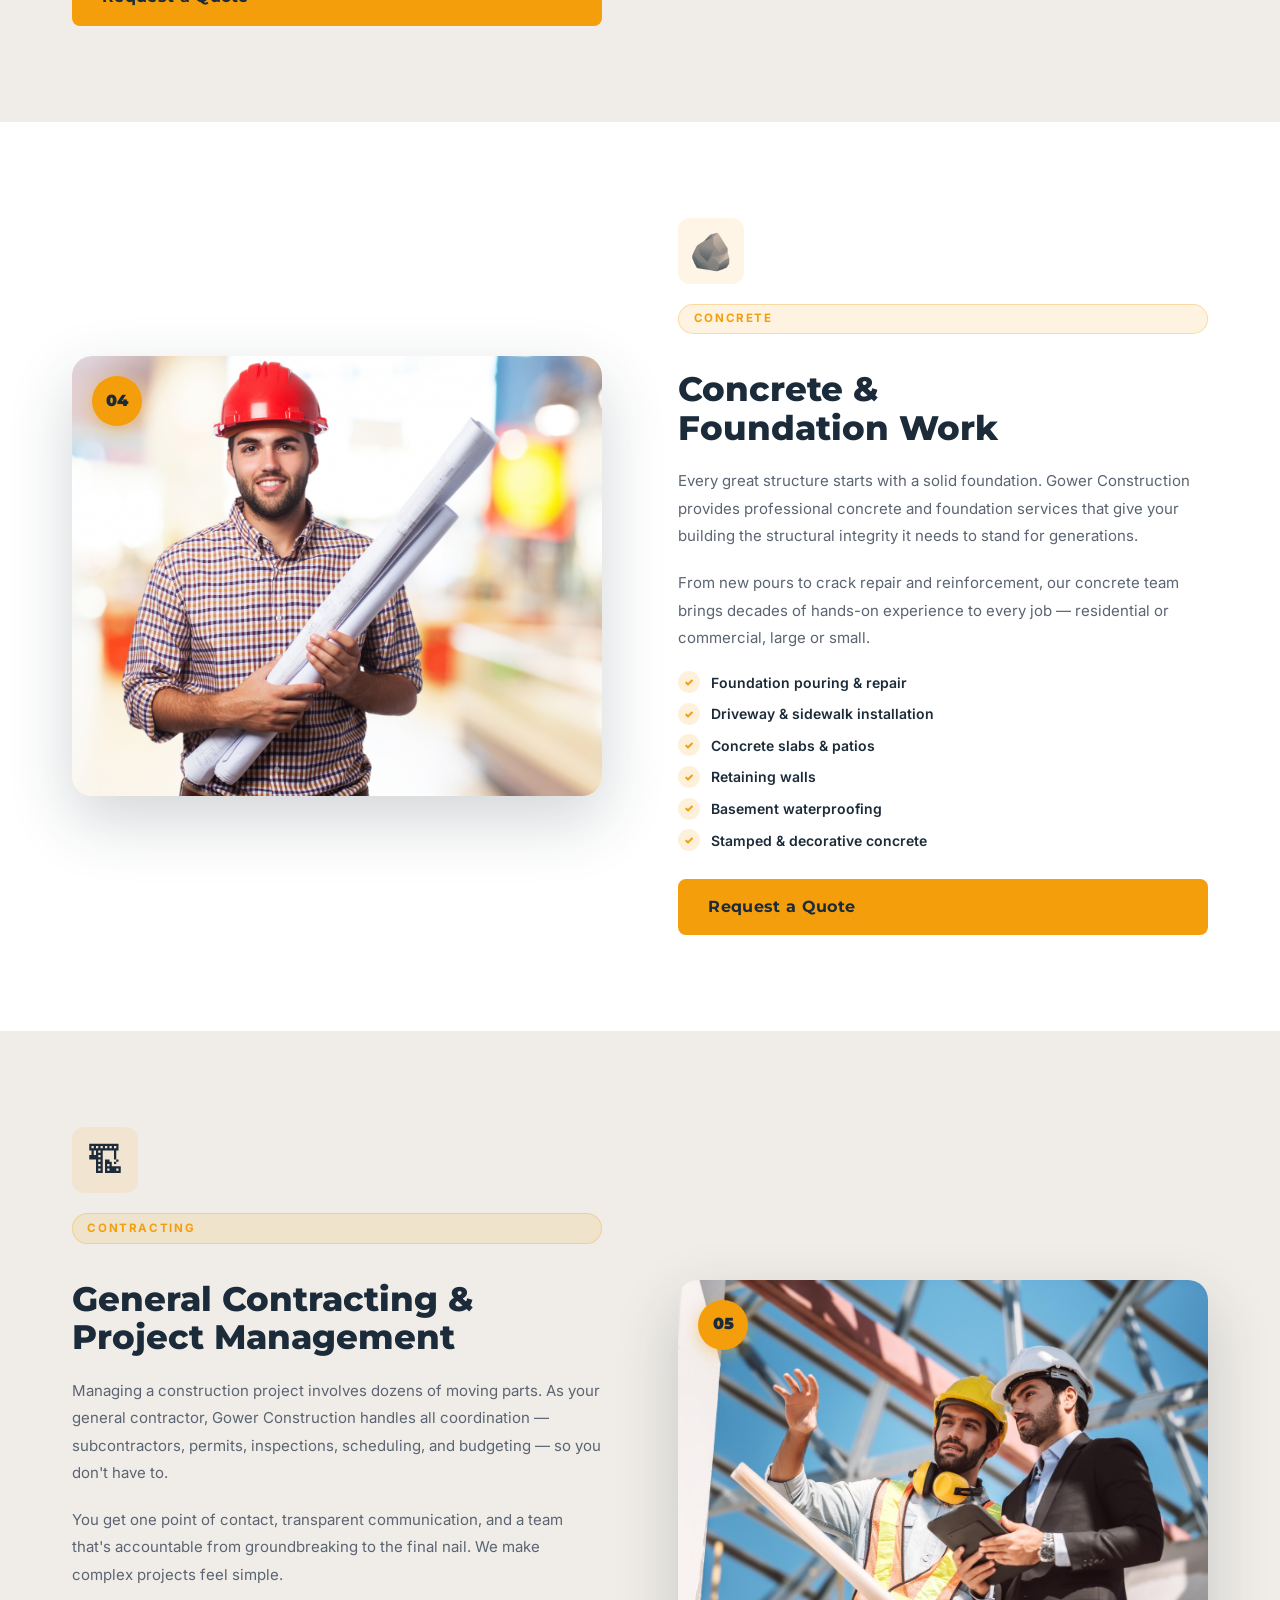
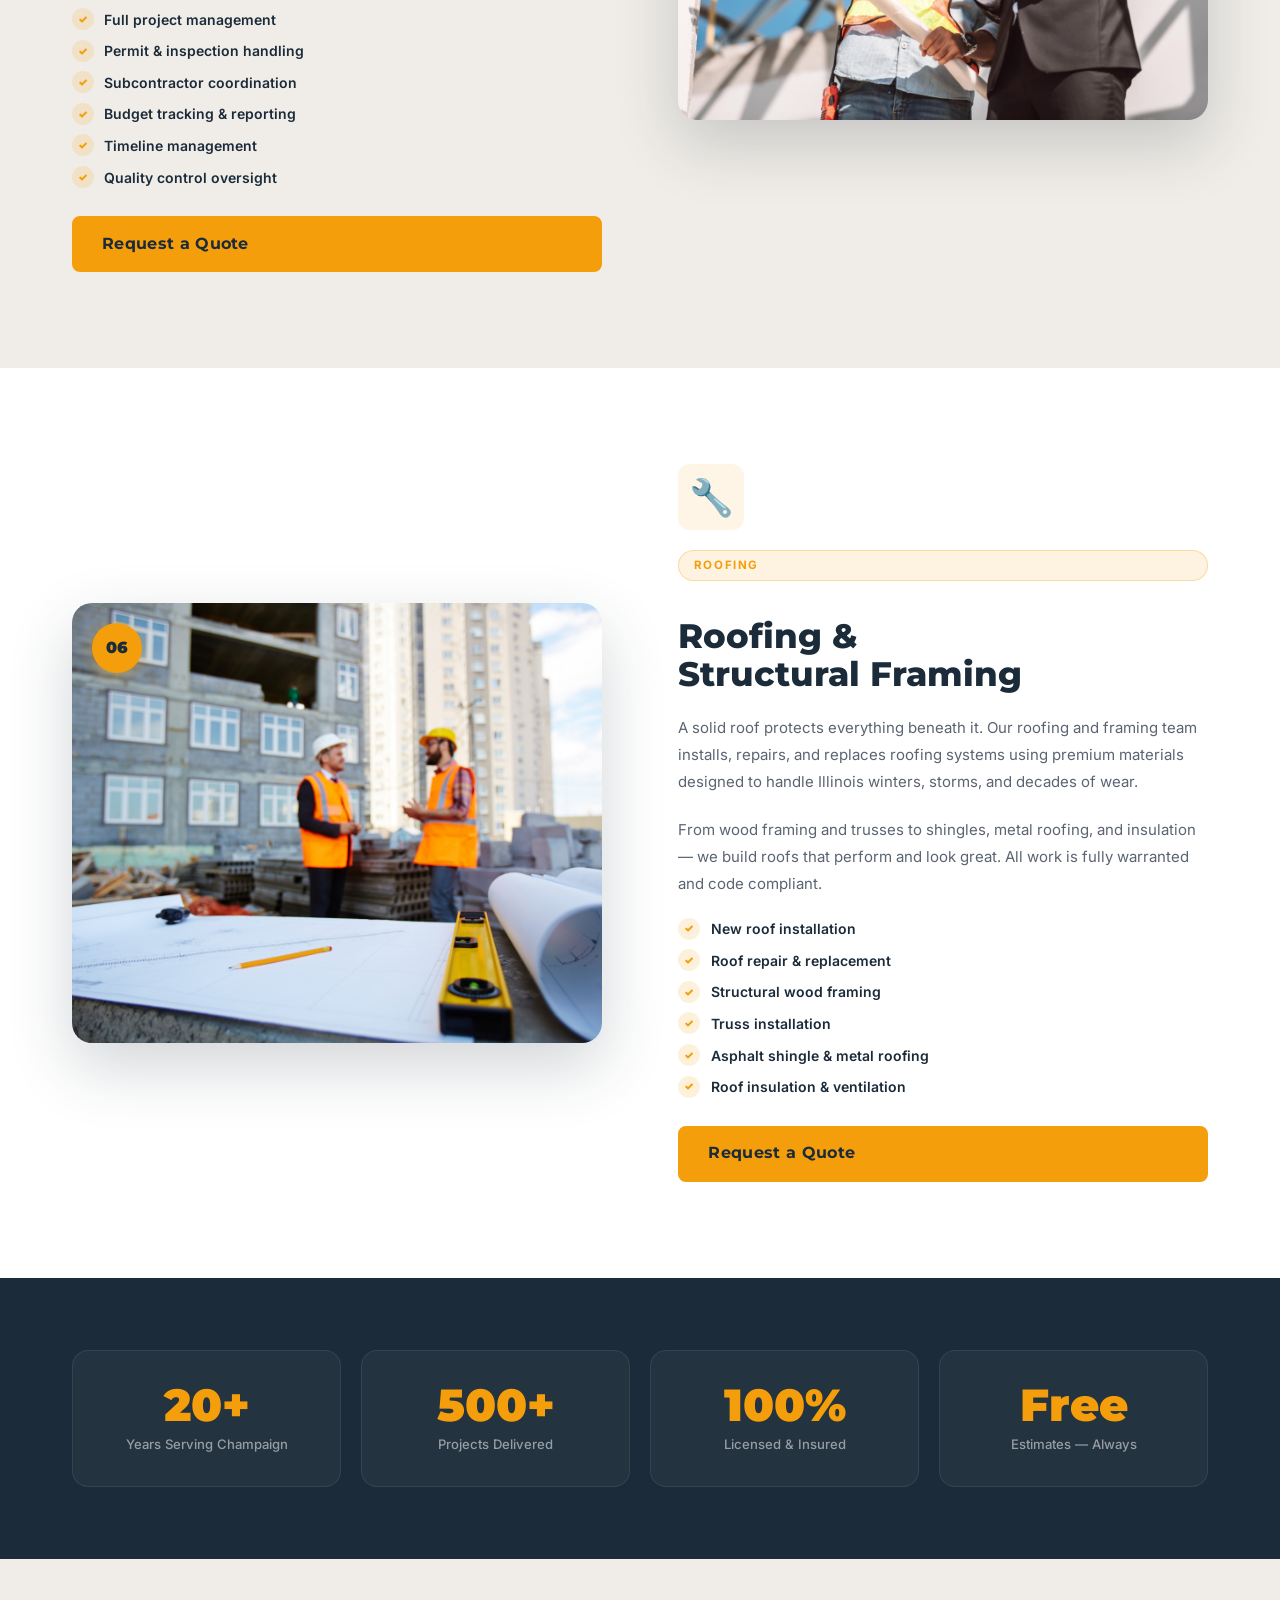
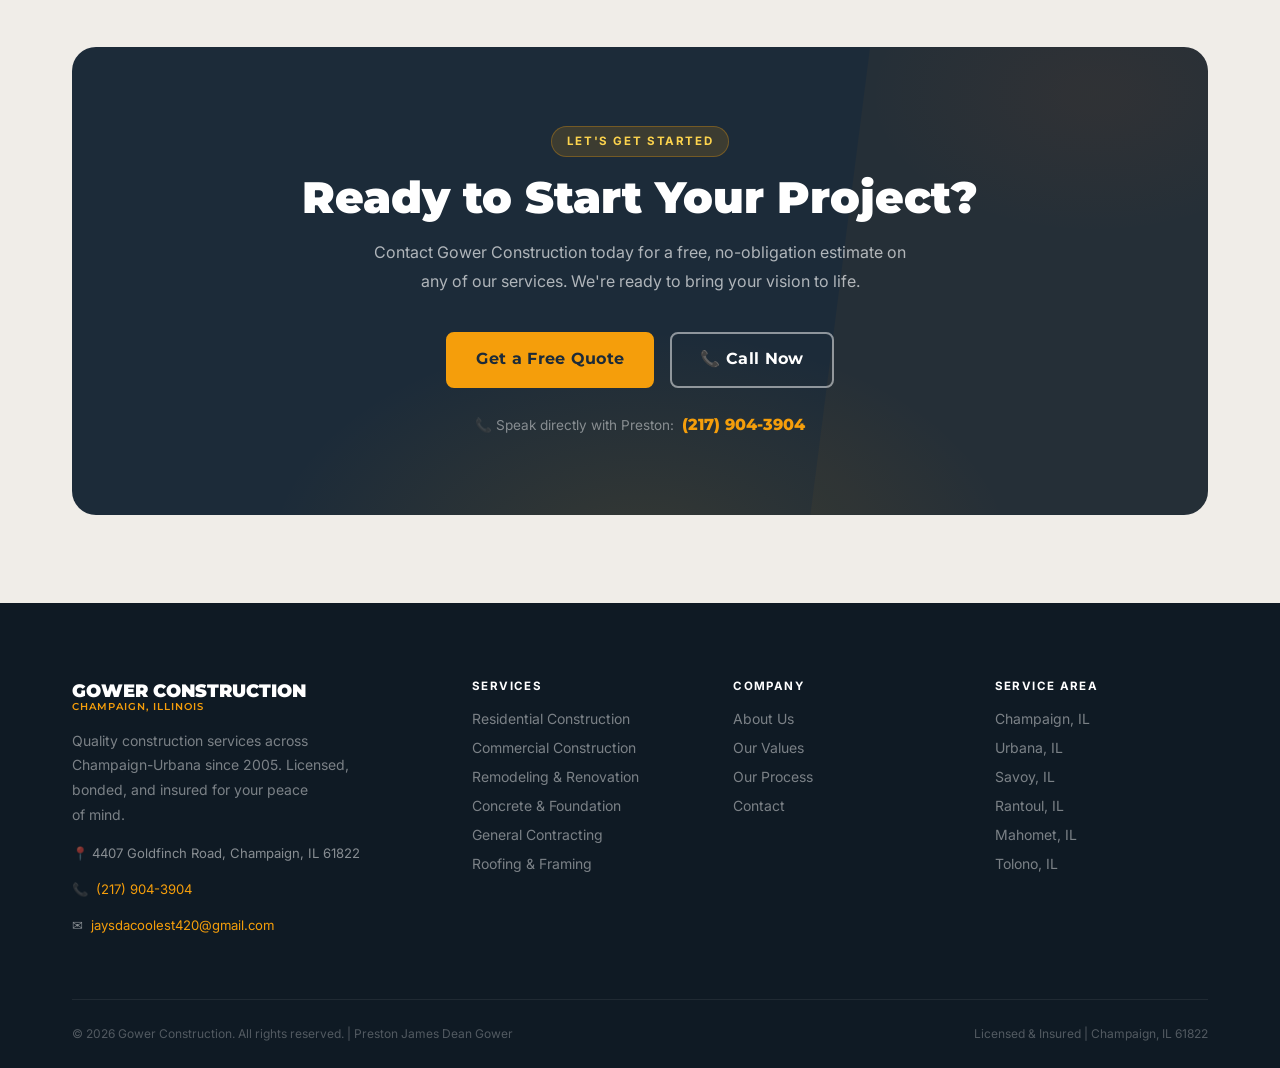
<file: services.html>
<!doctype html>
<html lang="en">
  <head>
    <meta charset="UTF-8" />
    <meta name="viewport" content="width=device-width, initial-scale=1.0" />
    <title>Our Services | Gower Construction — Champaign, IL</title>
    <meta
      name="description"
      content="Gower Construction offers residential construction, commercial builds, remodeling, concrete, roofing, and general contracting in Champaign, IL. Call (217) 904-3904."
    />
    <link rel="canonical" href="https://gowerconstruction.com/services.html" />
    <link rel="stylesheet" href="css/style.css" />
  </head>
  <body>
    <!-- ── HEADER ─────────────────────────────────────────── -->
    <header class="header" role="banner">
      <div class="container">
        <nav class="navbar" aria-label="Main navigation">
          <a
            href="index.html"
            class="logo"
            aria-label="Gower Construction home"
          >
            <div class="logo-text">
              GOWER CONSTRUCTION
              <span>Champaign, Illinois</span>
            </div>
          </a>
          <ul class="nav-links" id="nav-links" role="list">
            <li><a href="index.html">Home</a></li>
            <li><a href="services.html" class="active">Services</a></li>
            <li><a href="about.html">About</a></li>
            <li><a href="contact.html">Contact</a></li>
          </ul>
          <a href="contact.html" class="btn btn-accent nav-cta"
            >Get a Free Quote</a
          >
          <button
            class="hamburger"
            id="hamburger"
            aria-label="Open menu"
            aria-expanded="false"
            aria-controls="nav-links"
          >
            <span></span><span></span><span></span>
          </button>
        </nav>
      </div>
    </header>

    <main id="main-content">
      <!-- ── PAGE HERO ──────────────────────────────────────── -->
      <section class="page-hero" aria-label="Services hero">
        <div class="container">
          <span class="page-hero-eyebrow">⚒ What We Offer</span>
          <h1>Our <em>Construction</em> Services</h1>
          <p class="page-hero-desc">
            From custom home builds to commercial facilities, concrete work to
            full remodels — Gower Construction handles every phase with expert
            craftsmanship and honest pricing.
          </p>
          <div class="page-hero-btns">
            <a href="contact.html" class="btn btn-accent">Get a Free Quote</a>
            <a href="tel:+12179043904" class="btn btn-outline-light"
              >📞 (217) 904-3904</a
            >
          </div>
        </div>
      </section>

      <!-- ── SERVICE 1: RESIDENTIAL ─────────────────────────── -->
      <section
        class="service-detail"
        id="residential"
        aria-labelledby="residential-heading"
      >
        <div class="container">
          <div class="service-detail-grid">
            <div class="service-detail-img-wrap">
              <img
                src="images/hero-2.jpg"
                alt="Custom home construction in Champaign IL"
                class="service-detail-img"
                width="580"
                height="440"
                loading="lazy"
                onerror="
                  this.style.background = '#e8e4de';
                  this.removeAttribute('src');
                "
              />
              <div class="service-num-badge" aria-hidden="true">01</div>
            </div>
            <div class="service-detail-content">
              <div class="service-detail-icon" aria-hidden="true">🏠</div>
              <span class="section-label">Residential</span>
              <h2 id="residential-heading">
                Residential Construction & Custom Homes
              </h2>
              <p>
                Your home is the most important building you'll ever own. At
                Gower Construction, we bring your vision to life with precision
                craftsmanship and quality materials — from site prep and
                foundation all the way to the finishing touches that make a
                house a home.
              </p>
              <p>
                Whether you're building from scratch or adding a new wing, our
                experienced team handles every detail with care. We work in
                Champaign, Urbana, Savoy, and surrounding communities.
              </p>
              <ul class="feature-list" role="list">
                <li>
                  <span class="chk" aria-hidden="true">✓</span> Custom new home
                  construction
                </li>
                <li>
                  <span class="chk" aria-hidden="true">✓</span> Home additions &
                  room extensions
                </li>
                <li>
                  <span class="chk" aria-hidden="true">✓</span> Garage
                  construction & conversion
                </li>
                <li>
                  <span class="chk" aria-hidden="true">✓</span> Deck & porch
                  building
                </li>
                <li>
                  <span class="chk" aria-hidden="true">✓</span> Interior &
                  exterior finishing
                </li>
                <li>
                  <span class="chk" aria-hidden="true">✓</span> Energy-efficient
                  upgrades
                </li>
              </ul>
              <a
                href="contact.html"
                class="btn btn-accent"
                style="margin-top: 0.5rem"
                >Request a Quote</a
              >
            </div>
          </div>
        </div>
      </section>

      <!-- ── SERVICE 2: COMMERCIAL ──────────────────────────── -->
      <section
        class="service-detail"
        id="commercial"
        aria-labelledby="commercial-heading"
      >
        <div class="container">
          <div class="service-detail-grid">
            <div class="service-detail-img-wrap">
              <img
                src="images/hero-3.jpg"
                alt="Commercial building construction in Champaign IL"
                class="service-detail-img"
                width="580"
                height="440"
                loading="lazy"
                onerror="
                  this.style.background = '#e8e4de';
                  this.removeAttribute('src');
                "
              />
              <div class="service-num-badge" aria-hidden="true">02</div>
            </div>
            <div class="service-detail-content">
              <div class="service-detail-icon" aria-hidden="true">🏢</div>
              <span class="section-label">Commercial</span>
              <h2 id="commercial-heading">
                Commercial Construction & Build-Outs
              </h2>
              <p>
                We build functional, durable commercial spaces that work as hard
                as your business does. From offices and retail stores to
                warehouses and industrial facilities, Gower Construction
                delivers on time, on budget, and fully up to code.
              </p>
              <p>
                Our commercial team understands that your timeline is your
                bottom line. We minimize disruption to your operations while
                delivering results that impress your clients and stand the test
                of time.
              </p>
              <ul class="feature-list" role="list">
                <li>
                  <span class="chk" aria-hidden="true">✓</span> Office & retail
                  build-outs
                </li>
                <li>
                  <span class="chk" aria-hidden="true">✓</span> Warehouse &
                  industrial construction
                </li>
                <li>
                  <span class="chk" aria-hidden="true">✓</span> Restaurant &
                  hospitality builds
                </li>
                <li>
                  <span class="chk" aria-hidden="true">✓</span> ADA compliance
                  upgrades
                </li>
                <li>
                  <span class="chk" aria-hidden="true">✓</span> Tenant
                  improvements
                </li>
                <li>
                  <span class="chk" aria-hidden="true">✓</span> Commercial
                  renovations
                </li>
              </ul>
              <a
                href="contact.html"
                class="btn btn-accent"
                style="margin-top: 0.5rem"
                >Request a Quote</a
              >
            </div>
          </div>
        </div>
      </section>

      <!-- ── SERVICE 3: REMODELING ──────────────────────────── -->
      <section
        class="service-detail"
        id="remodeling"
        aria-labelledby="remodeling-heading"
      >
        <div class="container">
          <div class="service-detail-grid">
            <div class="service-detail-img-wrap">
              <img
                src="./images/services-3.jpg"
                alt="Kitchen remodeling in Champaign IL"
                class="service-detail-img"
                width="580"
                height="440"
                loading="lazy"
                onerror="
                  this.style.background = '#e8e4de';
                  this.removeAttribute('src');
                "
              />
              <div class="service-num-badge" aria-hidden="true">03</div>
            </div>
            <div class="service-detail-content">
              <div class="service-detail-icon" aria-hidden="true">🔨</div>
              <span class="section-label">Remodeling</span>
              <h2 id="remodeling-heading">Remodeling & Renovation</h2>
              <p>
                Transform your existing space without the cost of building new.
                Our remodeling team breathes new life into kitchens, bathrooms,
                basements, and entire homes — delivering modern functionality
                with lasting quality.
              </p>
              <p>
                We handle everything from design consultation through
                demolition, construction, and final cleanup. You'll be amazed
                what the right team can do with the space you already have.
              </p>
              <ul class="feature-list" role="list">
                <li>
                  <span class="chk" aria-hidden="true">✓</span> Kitchen
                  remodeling & upgrades
                </li>
                <li>
                  <span class="chk" aria-hidden="true">✓</span> Bathroom
                  renovation
                </li>
                <li>
                  <span class="chk" aria-hidden="true">✓</span> Basement
                  finishing
                </li>
                <li>
                  <span class="chk" aria-hidden="true">✓</span> Whole-home
                  remodels
                </li>
                <li>
                  <span class="chk" aria-hidden="true">✓</span> Flooring,
                  drywall & painting
                </li>
                <li>
                  <span class="chk" aria-hidden="true">✓</span> Window & door
                  replacement
                </li>
              </ul>
              <a
                href="contact.html"
                class="btn btn-accent"
                style="margin-top: 0.5rem"
                >Request a Quote</a
              >
            </div>
          </div>
        </div>
      </section>

      <!-- ── SERVICE 4: CONCRETE ────────────────────────────── -->
      <section
        class="service-detail"
        id="concrete"
        aria-labelledby="concrete-heading"
      >
        <div class="container">
          <div class="service-detail-grid">
            <div class="service-detail-img-wrap">
              <img
                src="./images/services-4.jpg"
                alt="Concrete foundation work in Champaign IL"
                class="service-detail-img"
                width="580"
                height="440"
                loading="lazy"
                onerror="
                  this.style.background = '#e8e4de';
                  this.removeAttribute('src');
                "
              />
              <div class="service-num-badge" aria-hidden="true">04</div>
            </div>
            <div class="service-detail-content">
              <div class="service-detail-icon" aria-hidden="true">🪨</div>
              <span class="section-label">Concrete</span>
              <h2 id="concrete-heading">Concrete & Foundation Work</h2>
              <p>
                Every great structure starts with a solid foundation. Gower
                Construction provides professional concrete and foundation
                services that give your building the structural integrity it
                needs to stand for generations.
              </p>
              <p>
                From new pours to crack repair and reinforcement, our concrete
                team brings decades of hands-on experience to every job —
                residential or commercial, large or small.
              </p>
              <ul class="feature-list" role="list">
                <li>
                  <span class="chk" aria-hidden="true">✓</span> Foundation
                  pouring & repair
                </li>
                <li>
                  <span class="chk" aria-hidden="true">✓</span> Driveway &
                  sidewalk installation
                </li>
                <li>
                  <span class="chk" aria-hidden="true">✓</span> Concrete slabs &
                  patios
                </li>
                <li>
                  <span class="chk" aria-hidden="true">✓</span> Retaining walls
                </li>
                <li>
                  <span class="chk" aria-hidden="true">✓</span> Basement
                  waterproofing
                </li>
                <li>
                  <span class="chk" aria-hidden="true">✓</span> Stamped &
                  decorative concrete
                </li>
              </ul>
              <a
                href="contact.html"
                class="btn btn-accent"
                style="margin-top: 0.5rem"
                >Request a Quote</a
              >
            </div>
          </div>
        </div>
      </section>

      <!-- ── SERVICE 5: GENERAL CONTRACTING ────────────────── -->
      <section
        class="service-detail"
        id="contracting"
        aria-labelledby="contracting-heading"
      >
        <div class="container">
          <div class="service-detail-grid">
            <div class="service-detail-img-wrap">
              <img
                src="./images/services-5.jpg"
                alt="General contracting project management in Champaign IL"
                class="service-detail-img"
                width="580"
                height="440"
                loading="lazy"
                onerror="
                  this.style.background = '#e8e4de';
                  this.removeAttribute('src');
                "
              />
              <div class="service-num-badge" aria-hidden="true">05</div>
            </div>
            <div class="service-detail-content">
              <div class="service-detail-icon" aria-hidden="true">🏗</div>
              <span class="section-label">Contracting</span>
              <h2 id="contracting-heading">
                General Contracting & Project Management
              </h2>
              <p>
                Managing a construction project involves dozens of moving parts.
                As your general contractor, Gower Construction handles all
                coordination — subcontractors, permits, inspections, scheduling,
                and budgeting — so you don't have to.
              </p>
              <p>
                You get one point of contact, transparent communication, and a
                team that's accountable from groundbreaking to the final nail.
                We make complex projects feel simple.
              </p>
              <ul class="feature-list" role="list">
                <li>
                  <span class="chk" aria-hidden="true">✓</span> Full project
                  management
                </li>
                <li>
                  <span class="chk" aria-hidden="true">✓</span> Permit &
                  inspection handling
                </li>
                <li>
                  <span class="chk" aria-hidden="true">✓</span> Subcontractor
                  coordination
                </li>
                <li>
                  <span class="chk" aria-hidden="true">✓</span> Budget tracking
                  & reporting
                </li>
                <li>
                  <span class="chk" aria-hidden="true">✓</span> Timeline
                  management
                </li>
                <li>
                  <span class="chk" aria-hidden="true">✓</span> Quality control
                  oversight
                </li>
              </ul>
              <a
                href="contact.html"
                class="btn btn-accent"
                style="margin-top: 0.5rem"
                >Request a Quote</a
              >
            </div>
          </div>
        </div>
      </section>

      <!-- ── SERVICE 6: ROOFING ─────────────────────────────── -->
      <section
        class="service-detail"
        id="roofing"
        aria-labelledby="roofing-heading"
      >
        <div class="container">
          <div class="service-detail-grid">
            <div class="service-detail-img-wrap">
              <img
                src="./images/services-6.jpg"
                alt="Roofing and framing services in Champaign IL"
                class="service-detail-img"
                width="580"
                height="440"
                loading="lazy"
                onerror="
                  this.style.background = '#e8e4de';
                  this.removeAttribute('src');
                "
              />
              <div class="service-num-badge" aria-hidden="true">06</div>
            </div>
            <div class="service-detail-content">
              <div class="service-detail-icon" aria-hidden="true">🔧</div>
              <span class="section-label">Roofing</span>
              <h2 id="roofing-heading">Roofing & Structural Framing</h2>
              <p>
                A solid roof protects everything beneath it. Our roofing and
                framing team installs, repairs, and replaces roofing systems
                using premium materials designed to handle Illinois winters,
                storms, and decades of wear.
              </p>
              <p>
                From wood framing and trusses to shingles, metal roofing, and
                insulation — we build roofs that perform and look great. All
                work is fully warranted and code compliant.
              </p>
              <ul class="feature-list" role="list">
                <li>
                  <span class="chk" aria-hidden="true">✓</span> New roof
                  installation
                </li>
                <li>
                  <span class="chk" aria-hidden="true">✓</span> Roof repair &
                  replacement
                </li>
                <li>
                  <span class="chk" aria-hidden="true">✓</span> Structural wood
                  framing
                </li>
                <li>
                  <span class="chk" aria-hidden="true">✓</span> Truss
                  installation
                </li>
                <li>
                  <span class="chk" aria-hidden="true">✓</span> Asphalt shingle
                  & metal roofing
                </li>
                <li>
                  <span class="chk" aria-hidden="true">✓</span> Roof insulation
                  & ventilation
                </li>
              </ul>
              <a
                href="contact.html"
                class="btn btn-accent"
                style="margin-top: 0.5rem"
                >Request a Quote</a
              >
            </div>
          </div>
        </div>
      </section>

      <!-- ── STATS STRIP ─────────────────────────────────────── -->
      <section class="stats-section" aria-label="Why choose us stats">
        <div class="container">
          <div class="stats-grid">
            <div class="stat-card">
              <h3>20+</h3>
              <p>Years Serving Champaign</p>
            </div>
            <div class="stat-card">
              <h3>500+</h3>
              <p>Projects Delivered</p>
            </div>
            <div class="stat-card">
              <h3>100%</h3>
              <p>Licensed & Insured</p>
            </div>
            <div class="stat-card">
              <h3>Free</h3>
              <p>Estimates — Always</p>
            </div>
          </div>
        </div>
      </section>

      <!-- ── CTA ─────────────────────────────────────────────── -->
      <section class="cta-section" aria-label="Call to action">
        <div class="container">
          <div class="cta-box">
            <span class="section-label-light">Let's Get Started</span>
            <h2>Ready to Start Your Project?</h2>
            <p>
              Contact Gower Construction today for a free, no-obligation
              estimate on any of our services. We're ready to bring your vision
              to life.
            </p>
            <div class="cta-btns">
              <a href="contact.html" class="btn btn-accent">Get a Free Quote</a>
              <a href="tel:+12179043904" class="btn btn-outline-light"
                >📞 Call Now</a
              >
            </div>
            <div class="cta-phone-row">
              📞 Speak directly with Preston:
              <a href="tel:+12179043904">(217) 904-3904</a>
            </div>
          </div>
        </div>
      </section>
    </main>

    <!-- ── FOOTER ──────────────────────────────────────────── -->
    <footer class="footer" role="contentinfo">
      <div class="container">
        <div class="footer-grid">
          <div class="footer-brand">
            <div class="footer-logo">
              <div class="footer-logo-text">
                GOWER CONSTRUCTION<span>Champaign, Illinois</span>
              </div>
            </div>
            <p>
              Quality construction services across Champaign-Urbana since 2005.
              Licensed, bonded, and insured for your peace of mind.
            </p>
            <div class="footer-contact-item">
              📍 4407 Goldfinch Road, Champaign, IL 61822
            </div>
            <div class="footer-contact-item">
              📞 <a href="tel:+12179043904">(217) 904-3904</a>
            </div>
            <div class="footer-contact-item">
              ✉
              <a href="mailto:jaysdacoolest420@gmail.com"
                >jaysdacoolest420@gmail.com</a
              >
            </div>
          </div>
          <div class="footer-col">
            <h4>Services</h4>
            <ul role="list">
              <li><a href="#residential">Residential Construction</a></li>
              <li><a href="#commercial">Commercial Construction</a></li>
              <li><a href="#remodeling">Remodeling & Renovation</a></li>
              <li><a href="#concrete">Concrete & Foundation</a></li>
              <li><a href="#contracting">General Contracting</a></li>
              <li><a href="#roofing">Roofing & Framing</a></li>
            </ul>
          </div>
          <div class="footer-col">
            <h4>Company</h4>
            <ul role="list">
              <li><a href="about.html">About Us</a></li>
              <li><a href="about.html#values">Our Values</a></li>
              <li><a href="about.html#process">Our Process</a></li>
              <li><a href="contact.html">Contact</a></li>
            </ul>
          </div>
          <div class="footer-col">
            <h4>Service Area</h4>
            <ul role="list">
              <li>Champaign, IL</li>
              <li>Urbana, IL</li>
              <li>Savoy, IL</li>
              <li>Rantoul, IL</li>
              <li>Mahomet, IL</li>
              <li>Tolono, IL</li>
            </ul>
          </div>
        </div>
        <div class="footer-bottom">
          <p>
            © 2026 Gower Construction. All rights reserved. | Preston James Dean
            Gower
          </p>
          <p>Licensed & Insured | Champaign, IL 61822</p>
        </div>
      </div>
    </footer>

    <script src="js/main.js" defer></script>
  </body>
</html>
</file>
<file: css/style.css>
/* ============================================================
   GOWER CONSTRUCTION — style.css
   Fonts: Montserrat (display) + Inter (body)
   Palette: Charcoal primary + Amber accent + Orange CTA
   ============================================================ */

/* ── GOOGLE FONTS ─────────────────────────────────────────── */
@import url('https://fonts.googleapis.com/css2?family=Montserrat:wght@400;500;600;700;800;900&family=Inter:wght@300;400;500;600;700&display=swap');

/* ── DESIGN TOKENS ────────────────────────────────────────── */
:root {
  --font-display: 'Montserrat', 'Helvetica Neue', sans-serif;
  --font-body:    'Inter', 'Helvetica Neue', sans-serif;

  --color-primary:         #1c2b39;
  --color-primary-hover:   #162230;
  --color-primary-deeper:  #0f1a24;
  --color-accent:          #f59e0b;
  --color-accent-hover:    #d97706;
  --color-accent-light:    #fcd34d;
  --color-cta:             #e05c1a;
  --color-cta-hover:       #c44d12;

  --color-bg:           #f8f7f4;
  --color-surface:      #f0ede8;
  --color-surface-dark: #e8e4de;
  --color-border:       #ddd8d0;

  --color-text:       #1c2b39;
  --color-text-muted: #5a6472;
  --color-text-faint: #9aa4ae;

  --radius-sm:   0.375rem;
  --radius-md:   0.5rem;
  --radius-lg:   0.75rem;
  --radius-xl:   1rem;
  --radius-2xl:  1.25rem;
  --radius-full: 9999px;

  --space-1:  0.25rem;  --space-2:  0.5rem;
  --space-3:  0.75rem;  --space-4:  1rem;
  --space-5:  1.25rem;  --space-6:  1.5rem;
  --space-8:  2rem;     --space-10: 2.5rem;
  --space-12: 3rem;     --space-16: 4rem;
  --space-20: 5rem;     --space-24: 6rem;

  --text-xs:   clamp(0.75rem,  0.7rem  + 0.25vw, 0.875rem);
  --text-sm:   clamp(0.875rem, 0.8rem  + 0.35vw, 1rem);
  --text-base: clamp(1rem,     0.95rem + 0.25vw, 1.125rem);
  --text-lg:   clamp(1.125rem, 1rem    + 0.75vw, 1.5rem);
  --text-xl:   clamp(1.5rem,   1.2rem  + 1.25vw, 2.25rem);
  --text-2xl:  clamp(2rem,     1.2rem  + 2.5vw,  3.5rem);
  --text-3xl:  clamp(2.5rem,   1rem    + 4vw,    5rem);
  --text-hero: clamp(2.75rem,  0.5rem  + 6vw,    5.5rem);

  --shadow-sm: 0 1px 3px rgba(28,43,57,0.08);
  --shadow-md: 0 4px 16px rgba(28,43,57,0.12);
  --shadow-lg: 0 12px 40px rgba(28,43,57,0.16);
  --shadow-xl: 0 24px 64px rgba(28,43,57,0.2);

  --content-narrow:  640px;
  --content-default: 960px;
  --content-wide:    1200px;

  --transition: 200ms cubic-bezier(0.16, 1, 0.3, 1);
}

/* ── BASE RESET ───────────────────────────────────────────── */
*, *::before, *::after { box-sizing: border-box; margin: 0; padding: 0; }

html {
  -webkit-font-smoothing: antialiased;
  -moz-osx-font-smoothing: grayscale;
  text-rendering: optimizeLegibility;
  scroll-behavior: smooth;
  scroll-padding-top: var(--space-20);
  -webkit-text-size-adjust: none;
  text-size-adjust: none;
}

body {
  min-height: 100dvh;
  font-family: var(--font-body);
  font-size: var(--text-base);
  color: var(--color-text);
  background-color: #fff;
  line-height: 1.65;
}

img, picture, video, canvas, svg { display: block; max-width: 100%; height: auto; }
input, button, textarea, select { font: inherit; color: inherit; }
h1, h2, h3, h4, h5, h6 { text-wrap: balance; line-height: 1.12; }
p, li, figcaption { text-wrap: pretty; max-width: 72ch; }
ul { list-style: none; }
a  { text-decoration: none; color: inherit; }
table { border-collapse: collapse; width: 100%; }
button { cursor: pointer; background: none; border: none; }

::selection { background: rgba(245,158,11,0.25); color: var(--color-text); }
:focus-visible { outline: 2px solid var(--color-accent); outline-offset: 3px; border-radius: var(--radius-sm); }

@media (prefers-reduced-motion: reduce) {
  *, *::before, *::after {
    animation-duration: 0.01ms !important;
    animation-iteration-count: 1 !important;
    transition-duration: 0.01ms !important;
    scroll-behavior: auto !important;
  }
}

a, button, [role="button"], input, textarea, select {
  transition: color var(--transition), background var(--transition),
              border-color var(--transition), box-shadow var(--transition), opacity var(--transition);
}

.sr-only {
  position: absolute; width: 1px; height: 1px; padding: 0; margin: -1px;
  overflow: hidden; clip: rect(0,0,0,0); white-space: nowrap; border-width: 0;
}

/* ── LAYOUT ───────────────────────────────────────────────── */
.container { max-width: var(--content-wide); margin-inline: auto; padding-inline: clamp(1rem, 4vw, 2rem); }
.container-narrow { max-width: var(--content-narrow); margin-inline: auto; padding-inline: clamp(1rem, 4vw, 2rem); }
.section     { padding: clamp(3rem, 7vw, 5.5rem) 0; }
.alt-section { background: var(--color-surface); padding: clamp(3rem, 7vw, 5.5rem) 0; }
.dark-section { background: var(--color-primary); padding: clamp(3rem, 7vw, 5.5rem) 0; }

/* ── BUTTONS ──────────────────────────────────────────────── */
.btn {
  display: inline-flex; align-items: center; gap: 0.5rem;
  padding: 0.8rem 1.75rem; border-radius: var(--radius-md);
  font-family: var(--font-display); font-size: var(--text-sm);
  font-weight: 700; letter-spacing: 0.02em; cursor: pointer;
  white-space: nowrap; border: 2px solid transparent;
  transition: background var(--transition), color var(--transition),
              border-color var(--transition), box-shadow var(--transition), transform var(--transition);
}
.btn:active { transform: translateY(1px); }

.btn-primary { background: var(--color-primary); color: #fff; border-color: var(--color-primary); }
.btn-primary:hover { background: var(--color-primary-hover); border-color: var(--color-primary-hover); box-shadow: 0 4px 18px rgba(28,43,57,0.3); }

.btn-accent { background: var(--color-accent); color: var(--color-primary); border-color: var(--color-accent); }
.btn-accent:hover { background: var(--color-accent-hover); border-color: var(--color-accent-hover); box-shadow: 0 4px 18px rgba(245,158,11,0.4); }

.btn-cta { background: var(--color-cta); color: #fff; border-color: var(--color-cta); }
.btn-cta:hover { background: var(--color-cta-hover); border-color: var(--color-cta-hover); box-shadow: 0 4px 18px rgba(224,92,26,0.38); }

.btn-outline { background: transparent; color: var(--color-primary); border-color: var(--color-primary); }
.btn-outline:hover { background: var(--color-primary); color: #fff; }

.btn-outline-light { background: transparent; color: #fff; border-color: rgba(255,255,255,0.5); }
.btn-outline-light:hover { background: rgba(255,255,255,0.12); border-color: #fff; }

.btn-outline-accent { background: transparent; color: var(--color-accent); border-color: var(--color-accent); }
.btn-outline-accent:hover { background: var(--color-accent); color: var(--color-primary); }

/* ── SECTION LABELS ───────────────────────────────────────── */
.section-label {
  display: inline-block; font-size: 0.72rem; font-weight: 700;
  letter-spacing: 0.14em; text-transform: uppercase;
  color: var(--color-accent); background: rgba(245,158,11,0.12);
  border: 1px solid rgba(245,158,11,0.3);
  padding: 0.3rem 0.9rem; border-radius: var(--radius-full); margin-bottom: 1rem;
}
.section-label-light {
  display: inline-block; font-size: 0.72rem; font-weight: 700;
  letter-spacing: 0.14em; text-transform: uppercase;
  color: var(--color-accent-light); background: rgba(245,158,11,0.15);
  border: 1px solid rgba(245,158,11,0.3);
  padding: 0.3rem 0.9rem; border-radius: var(--radius-full); margin-bottom: 1rem;
}

/* ── SECTION HEADER ───────────────────────────────────────── */
.section-header { text-align: center; max-width: 640px; margin-inline: auto; margin-bottom: clamp(2rem, 5vw, 3.5rem); }
.section-header .section-label, .section-header .section-label-light { display: block; }
.section-header h2 { font-family: var(--font-display); font-size: clamp(1.6rem, 3.5vw, 2.4rem); color: var(--color-primary); margin-bottom: 1rem; font-weight: 800; }
.section-header h2.light { color: #fff; }
.section-header p { font-size: 1rem; color: var(--color-text-muted); max-width: 54ch; margin-inline: auto; line-height: 1.8; }
.section-header p.light { color: rgba(255,255,255,0.65); }

/* ── HEADER / NAVBAR ──────────────────────────────────────── */
.header { position: sticky; top: 0; z-index: 100; background: var(--color-primary); border-bottom: 1px solid rgba(255,255,255,0.08); box-shadow: 0 2px 12px rgba(0,0,0,0.2); }
.navbar { display: flex; align-items: center; justify-content: space-between; gap: var(--space-4); height: 74px; }

.logo { display: flex; align-items: center; gap: 0.7rem; text-decoration: none; flex-shrink: 0; }
.logo img { height: 42px; width: auto; object-fit: contain; display: block; }
.logo-text { font-family: var(--font-display); font-size: 1.05rem; font-weight: 900; color: #fff; white-space: nowrap; letter-spacing: 0.01em; line-height: 1.2; }
.logo-text span { display: block; font-size: 0.65rem; font-weight: 600; color: var(--color-accent); letter-spacing: 0.1em; text-transform: uppercase; }

.nav-links { display: flex; align-items: center; gap: 0.15rem; list-style: none; }
.nav-links a { display: block; padding: 0.5rem 0.95rem; font-size: 0.875rem; font-weight: 600; color: rgba(255,255,255,0.72); border-radius: var(--radius-sm); transition: color var(--transition), background var(--transition); white-space: nowrap; letter-spacing: 0.01em; }
.nav-links a:hover { color: #fff; background: rgba(255,255,255,0.08); }
.nav-links a.active { color: var(--color-accent); font-weight: 700; }
.nav-cta { padding: 0.55rem 1.25rem; font-size: 0.85rem; flex-shrink: 0; border-radius: var(--radius-md); }

.hamburger { display: none; flex-direction: column; justify-content: center; align-items: center; gap: 5px; width: 42px; height: 42px; border-radius: var(--radius-md); background: none; border: none; cursor: pointer; padding: 0; flex-shrink: 0; }
.hamburger:hover { background: rgba(255,255,255,0.1); }
.hamburger span { display: block; width: 22px; height: 2px; background: #fff; border-radius: 2px; transition: transform 0.28s ease, opacity 0.28s ease; }
.hamburger.open span:nth-child(1) { transform: translateY(7px) rotate(45deg); }
.hamburger.open span:nth-child(2) { opacity: 0; transform: scaleX(0); }
.hamburger.open span:nth-child(3) { transform: translateY(-7px) rotate(-45deg); }

/* ── HOME HERO ────────────────────────────────────────────── */
.hero { background: var(--color-primary); padding: clamp(4.5rem, 12vw, 9rem) 0 clamp(3rem, 8vw, 7rem); position: relative; overflow: hidden; min-height: 600px; }
.hero::before { content: ''; position: absolute; inset: 0; background: radial-gradient(ellipse 70% 70% at 100% 50%, rgba(245,158,11,0.08) 0%, transparent 60%), radial-gradient(ellipse 50% 80% at 0% 80%, rgba(255,255,255,0.03) 0%, transparent 55%); pointer-events: none; }
.hero::after { content: ''; position: absolute; top: 0; right: 0; width: 45%; height: 100%; background: rgba(245,158,11,0.04); clip-path: polygon(12% 0%, 100% 0%, 100% 100%, 0% 100%); pointer-events: none; }
.hero .container { position: relative; z-index: 1; display: grid; grid-template-columns: 1fr 1fr; gap: clamp(2rem, 5vw, 5rem); align-items: center; }
.hero-content { display: grid; gap: 1.5rem; }

.hero-eyebrow { display: inline-flex; align-items: center; gap: 0.5rem; font-size: 0.72rem; font-weight: 700; letter-spacing: 0.14em; text-transform: uppercase; color: var(--color-accent); background: rgba(245,158,11,0.15); border: 1px solid rgba(245,158,11,0.35); padding: 0.4rem 1rem; border-radius: var(--radius-full); width: fit-content; }
.hero h1 { font-family: var(--font-display); font-size: var(--text-hero); color: #fff; font-weight: 900; line-height: 1.05; letter-spacing: -0.03em; }
.hero h1 em { font-style: normal; color: var(--color-accent); }
.hero-desc { font-size: 1.0625rem; color: rgba(255,255,255,0.65); line-height: 1.82; max-width: 48ch; }
.hero-btns { display: flex; flex-wrap: wrap; gap: 0.875rem; align-items: center; margin-top: 0.25rem; }
.hero-trust { display: flex; flex-wrap: wrap; gap: 1.25rem; align-items: center; padding-top: 0.5rem; border-top: 1px solid rgba(255,255,255,0.1); }
.hero-trust-item { display: flex; align-items: center; gap: 0.45rem; font-size: 0.82rem; font-weight: 600; color: rgba(255,255,255,0.58); }
.hero-trust-item .dot { width: 7px; height: 7px; border-radius: 50%; background: var(--color-accent); flex-shrink: 0; }

.hero-img-wrap { position: relative; }
.hero-img-main { width: 100%; height: 520px; object-fit: cover; border-radius: var(--radius-2xl); display: block; box-shadow: var(--shadow-xl); }
.hero-img-wrap::before { content: ''; position: absolute; inset: -8px -8px 8px 8px; border: 2px solid var(--color-accent); border-radius: calc(var(--radius-2xl) + 4px); opacity: 0.3; pointer-events: none; }

.hero-float-card { position: absolute; bottom: 1.75rem; left: -1.5rem; background: #fff; border-radius: var(--radius-xl); padding: 1rem 1.35rem; box-shadow: var(--shadow-lg); display: flex; align-items: center; gap: 0.875rem; min-width: 175px; }
.hero-float-icon { font-size: 1.75rem; line-height: 1; flex-shrink: 0; }
.hero-float-text strong { display: block; font-family: var(--font-display); font-size: 1.4rem; font-weight: 900; color: var(--color-primary); line-height: 1; }
.hero-float-text span { font-size: 0.75rem; color: var(--color-text-muted); margin-top: 3px; display: block; }

.hero-float-card-2 { position: absolute; top: 1.75rem; right: -1.25rem; background: var(--color-accent); border-radius: var(--radius-xl); padding: 1.1rem 1.35rem; box-shadow: 0 8px 32px rgba(245,158,11,0.45); text-align: center; min-width: 145px; }
.hero-float-card-2 strong { display: block; font-family: var(--font-display); font-size: 1.6rem; font-weight: 900; color: var(--color-primary); line-height: 1; }
.hero-float-card-2 span { font-size: 0.72rem; color: rgba(28,43,57,0.7); margin-top: 4px; display: block; font-weight: 600; }

/* ── STATS SECTION ────────────────────────────────────────── */
.stats-section { background: var(--color-primary); padding: clamp(2.5rem, 6vw, 4.5rem) 0; }
.stats-grid { display: grid; grid-template-columns: repeat(4, 1fr); gap: 1.25rem; }
.stat-card { text-align: center; padding: 2rem 1.25rem; border: 1px solid rgba(255,255,255,0.08); border-radius: var(--radius-xl); background: rgba(255,255,255,0.04); transition: background var(--transition); position: relative; }
.stat-card::after { content: ''; position: absolute; bottom: 0; left: 50%; transform: translateX(-50%); width: 40px; height: 3px; background: var(--color-accent); border-radius: var(--radius-full); opacity: 0; transition: opacity var(--transition); }
.stat-card:hover { background: rgba(255,255,255,0.07); }
.stat-card:hover::after { opacity: 1; }
.stat-card h3 { font-family: var(--font-display); font-size: clamp(1.85rem, 3.5vw, 2.85rem); font-weight: 900; color: var(--color-accent); margin-bottom: 0.4rem; line-height: 1; }
.stat-card p { font-size: 0.82rem; color: rgba(255,255,255,0.52); line-height: 1.55; max-width: none; font-weight: 500; }

/* ── SERVICES SECTION ─────────────────────────────────────── */
.services-section { padding: clamp(3.5rem, 8vw, 6rem) 0; }
.services-grid { display: grid; grid-template-columns: repeat(3, 1fr); gap: 1.25rem; }
.service-card { background: #fff; border: 1px solid var(--color-border); border-radius: var(--radius-xl); padding: 2rem 1.75rem; display: grid; gap: 0.875rem; transition: box-shadow var(--transition), transform var(--transition), border-color var(--transition); position: relative; overflow: hidden; }
.service-card::before { content: ''; position: absolute; top: 0; left: 0; right: 0; height: 3px; background: var(--color-accent); transform: scaleX(0); transform-origin: left; transition: transform 0.35s ease; }
.service-card:hover { box-shadow: var(--shadow-lg); transform: translateY(-5px); }
.service-card:hover::before { transform: scaleX(1); }
.service-card-icon { font-size: 2rem; line-height: 1; width: 62px; height: 62px; border-radius: var(--radius-lg); background: rgba(245,158,11,0.1); display: grid; place-items: center; }
.service-card h3 { font-family: var(--font-display); font-size: 1.0rem; font-weight: 700; color: var(--color-primary); }
.service-card p { font-size: 0.875rem; color: var(--color-text-muted); line-height: 1.72; }
.service-card-link { font-size: 0.82rem; font-weight: 700; color: var(--color-accent); display: inline-flex; align-items: center; gap: 0.35rem; margin-top: 0.25rem; transition: gap var(--transition); }
.service-card:hover .service-card-link { gap: 0.6rem; }

/* ── WHY US SECTION ───────────────────────────────────────── */
.why-section { padding: clamp(3.5rem, 8vw, 6rem) 0; background: var(--color-surface); }
.why-grid { display: grid; grid-template-columns: 1fr 1fr; gap: clamp(2.5rem, 6vw, 5rem); align-items: center; }
.why-img-wrap { border-radius: var(--radius-2xl); overflow: hidden; box-shadow: var(--shadow-xl); position: relative; }
.why-img { width: 100%; height: 500px; object-fit: cover; display: block; transition: transform 0.55s ease; }
.why-img-wrap:hover .why-img { transform: scale(1.03); }
.why-badge { position: absolute; bottom: 1.5rem; right: 1.5rem; background: var(--color-accent); border-radius: var(--radius-xl); padding: 1.1rem 1.35rem; text-align: center; box-shadow: 0 8px 28px rgba(245,158,11,0.45); }
.why-badge strong { display: block; font-family: var(--font-display); font-size: 1.75rem; font-weight: 900; color: var(--color-primary); line-height: 1; }
.why-badge span { font-size: 0.72rem; font-weight: 700; color: rgba(28,43,57,0.7); text-transform: uppercase; letter-spacing: 0.08em; margin-top: 4px; display: block; }
.why-content { display: grid; gap: 1.5rem; }
.why-content h2 { font-family: var(--font-display); font-size: clamp(1.5rem, 3vw, 2.25rem); color: var(--color-primary); line-height: 1.15; font-weight: 800; }
.why-content > p { font-size: 0.9375rem; color: var(--color-text-muted); line-height: 1.82; }
.why-features { display: grid; gap: 1rem; }
.why-feature { display: flex; align-items: flex-start; gap: 1rem; padding: 1rem 1.25rem; background: #fff; border: 1px solid var(--color-border); border-radius: var(--radius-lg); transition: box-shadow var(--transition), transform var(--transition); }
.why-feature:hover { box-shadow: var(--shadow-md); transform: translateX(4px); }
.why-feature-icon { width: 44px; height: 44px; border-radius: var(--radius-md); background: rgba(245,158,11,0.12); display: grid; place-items: center; font-size: 1.2rem; flex-shrink: 0; }
.why-feature-text h4 { font-family: var(--font-display); font-size: 0.9rem; font-weight: 700; color: var(--color-primary); margin-bottom: 0.2rem; }
.why-feature-text p { font-size: 0.82rem; color: var(--color-text-muted); line-height: 1.6; max-width: none; }

/* ── PROJECTS / PORTFOLIO ─────────────────────────────────── */
.projects-section { padding: clamp(3.5rem, 8vw, 6rem) 0; }
.projects-grid { display: grid; grid-template-columns: repeat(3, 1fr); gap: 1.25rem; }
.project-card { border-radius: var(--radius-xl); overflow: hidden; background: var(--color-primary); box-shadow: var(--shadow-md); transition: box-shadow var(--transition), transform var(--transition); }
.project-card:hover { box-shadow: var(--shadow-xl); transform: translateY(-5px); }
.project-img-wrap { height: 240px; overflow: hidden; position: relative; }
.project-img { width: 100%; height: 100%; object-fit: cover; display: block; transition: transform 0.55s ease; }
.project-card:hover .project-img { transform: scale(1.07); }
.project-tag { position: absolute; top: 0.875rem; left: 0.875rem; font-size: 0.7rem; font-weight: 700; color: var(--color-primary); background: var(--color-accent); padding: 0.28rem 0.75rem; border-radius: var(--radius-full); text-transform: uppercase; letter-spacing: 0.08em; }
.project-body { padding: 1.35rem 1.5rem; display: grid; gap: 0.4rem; }
.project-body h3 { font-family: var(--font-display); font-size: 0.975rem; font-weight: 700; color: #fff; }
.project-body p { font-size: 0.82rem; color: rgba(255,255,255,0.52); line-height: 1.55; }
.project-meta { display: flex; gap: 1rem; margin-top: 0.35rem; }
.project-meta span { font-size: 0.75rem; color: var(--color-accent); font-weight: 600; display: flex; align-items: center; gap: 0.3rem; }

/* ── PROCESS SECTION ──────────────────────────────────────── */
.process-section { padding: clamp(3.5rem, 8vw, 6rem) 0; background: var(--color-surface); }
.process-grid { display: grid; grid-template-columns: repeat(4, 1fr); gap: 1.25rem; position: relative; }
.process-grid::before { content: ''; position: absolute; top: 2.6rem; left: 12%; right: 12%; height: 2px; background: linear-gradient(90deg, var(--color-accent), var(--color-cta)); opacity: 0.25; }
.process-card { background: #fff; border: 1px solid var(--color-border); border-radius: var(--radius-xl); padding: 2rem 1.5rem; text-align: center; display: grid; gap: 0.75rem; justify-items: center; position: relative; z-index: 1; transition: box-shadow var(--transition), transform var(--transition); }
.process-card:hover { box-shadow: var(--shadow-md); transform: translateY(-3px); }
.process-num { width: 54px; height: 54px; border-radius: 50%; background: var(--color-accent); color: var(--color-primary); font-family: var(--font-display); font-size: 1.1rem; font-weight: 900; display: grid; place-items: center; box-shadow: 0 4px 16px rgba(245,158,11,0.35); }
.process-card h3 { font-family: var(--font-display); font-size: 0.95rem; font-weight: 700; color: var(--color-primary); }
.process-card p { font-size: 0.82rem; color: var(--color-text-muted); line-height: 1.65; max-width: none; }

/* ── TESTIMONIALS ─────────────────────────────────────────── */
.testimonials-section { padding: clamp(3.5rem, 8vw, 6rem) 0; }
.testimonials-grid { display: grid; grid-template-columns: repeat(3, 1fr); gap: 1.25rem; }
.testimonial-card { background: #fff; border: 1px solid var(--color-border); border-radius: var(--radius-xl); padding: 1.85rem; display: grid; gap: 1rem; transition: box-shadow var(--transition); }
.testimonial-card:hover { box-shadow: var(--shadow-md); }
.stars { display: flex; gap: 3px; font-size: 1rem; color: var(--color-accent); }
.testimonial-card blockquote { font-size: 0.9rem; color: var(--color-text); line-height: 1.78; font-style: italic; max-width: none; }
.testimonial-author { display: flex; align-items: center; gap: 0.75rem; border-top: 1px solid var(--color-border); padding-top: 1rem; }
.author-avatar { width: 44px; height: 44px; border-radius: 50%; background: var(--color-primary); color: var(--color-accent); font-family: var(--font-display); font-size: 0.9rem; font-weight: 800; display: grid; place-items: center; flex-shrink: 0; }
.author-info strong { display: block; font-size: 0.875rem; font-weight: 700; color: var(--color-text); }
.author-info span { font-size: 0.78rem; color: var(--color-text-muted); }

/* ── CTA BOX ──────────────────────────────────────────────── */
.cta-section { padding: clamp(3rem, 7vw, 5.5rem) 0; background: var(--color-surface); }
.cta-box { background: var(--color-primary); border-radius: 1.5rem; padding: clamp(2.5rem, 6vw, 5rem) clamp(1.5rem, 5vw, 4rem); text-align: center; position: relative; overflow: hidden; }
.cta-box::before { content: ''; position: absolute; inset: 0; background: radial-gradient(ellipse 60% 90% at 50% 110%, rgba(245,158,11,0.12) 0%, transparent 55%), radial-gradient(ellipse 40% 60% at 90% 10%, rgba(224,92,26,0.06) 0%, transparent 50%); pointer-events: none; }
.cta-box::after { content: ''; position: absolute; top: 0; right: 0; width: 35%; height: 100%; background: rgba(245,158,11,0.04); clip-path: polygon(15% 0%, 100% 0%, 100% 100%, 0% 100%); pointer-events: none; }
.cta-box > * { position: relative; z-index: 1; }
.cta-box h2 { font-family: var(--font-display); font-size: clamp(1.6rem, 3.5vw, 2.75rem); color: #fff; margin-bottom: 1rem; font-weight: 900; max-width: none; }
.cta-box p { font-size: 1rem; color: rgba(255,255,255,0.65); max-width: 54ch; margin-inline: auto; margin-bottom: 2.25rem; line-height: 1.8; }
.cta-btns { display: flex; flex-wrap: wrap; gap: 1rem; justify-content: center; }
.cta-phone-row { display: flex; align-items: center; justify-content: center; gap: 0.5rem; margin-top: 1.5rem; font-size: 0.85rem; color: rgba(255,255,255,0.45); }
.cta-phone-row a { font-family: var(--font-display); font-size: 1rem; font-weight: 800; color: var(--color-accent); transition: color var(--transition); }
.cta-phone-row a:hover { color: var(--color-accent-light); }

/* ── PAGE HERO (inner pages) ──────────────────────────────── */
.page-hero { background: var(--color-primary); padding: clamp(4rem, 10vw, 7rem) 0 clamp(3rem, 7vw, 5rem); position: relative; overflow: hidden; text-align: center; }
.page-hero::before { content: ''; position: absolute; inset: 0; background: radial-gradient(ellipse 60% 80% at 15% 60%, rgba(245,158,11,0.08) 0%, transparent 60%), radial-gradient(ellipse 50% 60% at 85% 15%, rgba(224,92,26,0.05) 0%, transparent 55%); pointer-events: none; }
.page-hero .container { position: relative; z-index: 1; }
.page-hero-eyebrow { display: inline-flex; align-items: center; gap: 0.5rem; font-size: 0.72rem; font-weight: 700; letter-spacing: 0.14em; text-transform: uppercase; color: var(--color-accent); background: rgba(245,158,11,0.15); border: 1px solid rgba(245,158,11,0.35); padding: 0.38rem 1rem; border-radius: var(--radius-full); margin-bottom: 1.25rem; }
.page-hero h1 { font-family: var(--font-display); font-size: clamp(2rem, 5vw, 3.5rem); color: #fff; font-weight: 900; line-height: 1.08; letter-spacing: -0.025em; margin-bottom: 1.25rem; }
.page-hero h1 em { font-style: normal; color: var(--color-accent); }
.page-hero-desc { font-size: 1rem; color: rgba(255,255,255,0.62); line-height: 1.82; max-width: 54ch; margin-inline: auto; margin-bottom: 2rem; }
.page-hero-btns { display: flex; flex-wrap: wrap; gap: 1rem; justify-content: center; }

/* ── SERVICE DETAIL (services.html) ──────────────────────── */
.service-detail { padding: clamp(3.5rem, 8vw, 6rem) 0; }
.service-detail:nth-child(even) { background: var(--color-surface); }
.service-detail-grid { display: grid; grid-template-columns: 1fr 1fr; gap: clamp(2.5rem, 6vw, 5rem); align-items: center; }
.service-detail:nth-child(even) .service-detail-grid { direction: rtl; }
.service-detail:nth-child(even) .service-detail-content, .service-detail:nth-child(even) .service-detail-img-wrap { direction: ltr; }
.service-detail-img-wrap { border-radius: var(--radius-2xl); overflow: hidden; box-shadow: var(--shadow-xl); position: relative; }
.service-detail-img { width: 100%; height: 440px; object-fit: cover; display: block; transition: transform 0.55s ease; }
.service-detail-img-wrap:hover .service-detail-img { transform: scale(1.03); }
.service-num-badge { position: absolute; top: 1.25rem; left: 1.25rem; background: var(--color-accent); color: var(--color-primary); font-family: var(--font-display); font-size: 1rem; font-weight: 900; width: 50px; height: 50px; border-radius: 50%; display: grid; place-items: center; box-shadow: 0 4px 16px rgba(245,158,11,0.4); }
.service-detail-content { display: grid; gap: 1.25rem; }
.service-detail-icon { font-size: 2.25rem; line-height: 1; width: 66px; height: 66px; border-radius: var(--radius-lg); background: rgba(245,158,11,0.1); display: grid; place-items: center; }
.service-detail-content h2 { font-family: var(--font-display); font-size: clamp(1.5rem, 3vw, 2.1rem); color: var(--color-primary); line-height: 1.15; font-weight: 800; }
.service-detail-content p { font-size: 0.9375rem; color: var(--color-text-muted); line-height: 1.82; }
.feature-list { display: grid; gap: 0.6rem; }
.feature-list li { font-size: 0.875rem; font-weight: 600; color: var(--color-text); display: flex; align-items: center; gap: 0.65rem; line-height: 1.5; }
.feature-list li .chk { width: 22px; height: 22px; border-radius: 50%; background: rgba(245,158,11,0.15); color: var(--color-accent); font-size: 0.68rem; font-weight: 900; display: grid; place-items: center; flex-shrink: 0; }

/* ── CONTACT PAGE ─────────────────────────────────────────── */
.contact-section { padding: clamp(3.5rem, 8vw, 6rem) 0; background: var(--color-surface); }
.contact-grid { display: grid; grid-template-columns: 1fr 1.55fr; gap: clamp(2rem, 5vw, 4rem); align-items: start; }
.contact-info { display: grid; gap: 1.35rem; }
.contact-info-header { display: grid; gap: 0.75rem; }
.contact-info-header h2 { font-family: var(--font-display); font-size: clamp(1.4rem, 3vw, 2rem); color: var(--color-primary); line-height: 1.18; font-weight: 800; }
.contact-info-header p { font-size: 0.9375rem; color: var(--color-text-muted); line-height: 1.78; }
.contact-detail-card { background: #fff; border: 1px solid var(--color-border); border-radius: var(--radius-xl); padding: 1.25rem 1.5rem; display: flex; align-items: flex-start; gap: 1rem; text-decoration: none; transition: box-shadow var(--transition), transform var(--transition); }
.contact-detail-card:hover { box-shadow: var(--shadow-md); transform: translateY(-2px); }
.contact-detail-icon { width: 48px; height: 48px; border-radius: var(--radius-lg); background: rgba(245,158,11,0.1); display: grid; place-items: center; font-size: 1.3rem; flex-shrink: 0; }
.contact-detail-text { display: grid; gap: 2px; }
.contact-detail-text strong { font-size: 0.72rem; font-weight: 700; color: var(--color-text-muted); text-transform: uppercase; letter-spacing: 0.08em; }
.contact-detail-text span, .contact-detail-text a { font-size: 0.95rem; font-weight: 600; color: var(--color-primary); text-decoration: none; transition: color var(--transition); line-height: 1.5; }
.contact-detail-text a:hover { color: var(--color-accent); }

.hours-card { background: var(--color-primary); border-radius: var(--radius-xl); padding: 1.6rem; display: grid; gap: 1rem; }
.hours-card h4 { font-family: var(--font-display); font-size: 0.9rem; font-weight: 700; color: #fff; display: flex; align-items: center; gap: 0.5rem; }
.hours-list { display: grid; gap: 0.5rem; }
.hours-row { display: flex; justify-content: space-between; align-items: center; font-size: 0.85rem; padding-bottom: 0.5rem; border-bottom: 1px solid rgba(255,255,255,0.07); }
.hours-row:last-child { border-bottom: none; padding-bottom: 0; }
.hours-row span:first-child { color: rgba(255,255,255,0.6); }
.hours-row span:last-child { font-weight: 700; color: var(--color-accent); }

.contact-form-wrap { background: #fff; border: 1px solid var(--color-border); border-radius: var(--radius-2xl); padding: clamp(2rem, 5vw, 3rem); box-shadow: var(--shadow-md); }
.form-header { margin-bottom: 2rem; }
.form-header h3 { font-family: var(--font-display); font-size: 1.35rem; font-weight: 800; color: var(--color-primary); margin-bottom: 0.4rem; }
.form-header p { font-size: 0.875rem; color: var(--color-text-muted); line-height: 1.6; }

/* ── FORM FIELDS ──────────────────────────────────────────── */
.form-grid { display: grid; grid-template-columns: 1fr 1fr; gap: 1.1rem; }
.form-group { display: grid; gap: 0.42rem; }
.form-group.full { grid-column: 1 / -1; }
.form-group label { font-size: 0.8rem; font-weight: 700; color: var(--color-text); letter-spacing: 0.02em; }
.form-group label span { color: var(--color-cta); margin-left: 2px; }
.form-group input, .form-group select, .form-group textarea { width: 100%; padding: 0.75rem 1rem; border: 1.5px solid var(--color-border); border-radius: var(--radius-md); font-family: var(--font-body); font-size: 0.9rem; color: var(--color-text); background: var(--color-bg); transition: border-color var(--transition), box-shadow var(--transition), background var(--transition); outline: none; -webkit-appearance: none; appearance: none; }
.form-group input:focus, .form-group select:focus, .form-group textarea:focus { border-color: var(--color-accent); box-shadow: 0 0 0 3px rgba(245,158,11,0.15); background: #fff; }
.form-group input::placeholder, .form-group textarea::placeholder { color: var(--color-text-faint); }
.form-group select { background-image: url("data:image/svg+xml,%3Csvg xmlns='http://www.w3.org/2000/svg' width='12' height='8' viewBox='0 0 12 8'%3E%3Cpath d='M1 1l5 5 5-5' stroke='%235a6472' stroke-width='1.5' fill='none' stroke-linecap='round'/%3E%3C/svg%3E"); background-repeat: no-repeat; background-position: right 1rem center; padding-right: 2.5rem; cursor: pointer; }
.form-group textarea { resize: vertical; min-height: 130px; line-height: 1.65; }
.form-submit { margin-top: 0.5rem; }
.form-submit .btn { width: 100%; justify-content: center; padding: 0.9rem 2rem; font-size: 1rem; }
.form-note { font-size: 0.78rem; color: var(--color-text-faint); text-align: center; margin-top: 0.75rem; line-height: 1.55; }
.form-success { display: none; text-align: center; padding: 2.5rem 1.5rem; }
.form-success-icon { font-size: 3rem; margin-bottom: 1rem; line-height: 1; }
.form-success h4 { font-family: var(--font-display); font-size: 1.25rem; font-weight: 800; color: var(--color-primary); margin-bottom: 0.5rem; }
.form-success p { font-size: 0.9rem; color: var(--color-text-muted); line-height: 1.65; }

/* ── MAP SECTION ──────────────────────────────────────────── */
.map-section { padding: clamp(3rem, 6vw, 5rem) 0; }
.map-wrap { border-radius: var(--radius-2xl); overflow: hidden; box-shadow: var(--shadow-md); border: 1px solid var(--color-border); }
.map-wrap iframe { width: 100%; height: 420px; display: block; border: none; }
.map-info-strip { display: grid; grid-template-columns: repeat(3, 1fr); gap: 1.25rem; margin-top: 1.5rem; }
.map-info-card { background: var(--color-surface); border: 1px solid var(--color-border); border-radius: var(--radius-xl); padding: 1.25rem 1.5rem; display: flex; align-items: center; gap: 0.875rem; }
.map-info-icon { font-size: 1.5rem; line-height: 1; flex-shrink: 0; }
.map-info-text strong { display: block; font-size: 0.8rem; font-weight: 700; color: var(--color-primary); margin-bottom: 2px; }
.map-info-text span, .map-info-text a { font-size: 0.85rem; color: var(--color-text-muted); text-decoration: none; transition: color var(--transition); }
.map-info-text a:hover { color: var(--color-accent); }

/* ── ABOUT PAGE ───────────────────────────────────────────── */
.story-grid { display: grid; grid-template-columns: 1fr 1fr; gap: clamp(2.5rem, 6vw, 5rem); align-items: center; }
.story-img-wrap { border-radius: var(--radius-2xl); overflow: hidden; box-shadow: var(--shadow-xl); position: relative; }
.story-img { width: 100%; height: 480px; object-fit: cover; display: block; transition: transform 0.55s ease; }
.story-img-wrap:hover .story-img { transform: scale(1.03); }
.story-year-badge { position: absolute; bottom: 1.5rem; right: 1.5rem; background: var(--color-accent); border-radius: var(--radius-xl); padding: 1rem 1.25rem; text-align: center; box-shadow: 0 6px 24px rgba(245,158,11,0.45); }
.story-year-badge strong { display: block; font-family: var(--font-display); font-size: 1.6rem; font-weight: 900; color: var(--color-primary); line-height: 1; }
.story-year-badge span { font-size: 0.68rem; color: rgba(28,43,57,0.65); font-weight: 700; text-transform: uppercase; letter-spacing: 0.08em; margin-top: 3px; display: block; }
.story-content { display: grid; gap: 1.25rem; }
.story-content h2 { font-family: var(--font-display); font-size: clamp(1.5rem, 3vw, 2.1rem); color: var(--color-primary); line-height: 1.18; font-weight: 800; }
.story-content p { font-size: 0.9375rem; color: var(--color-text-muted); line-height: 1.82; }

.values-grid { display: grid; grid-template-columns: repeat(4, 1fr); gap: 1.1rem; }
.value-card { background: #fff; border: 1px solid var(--color-border); border-radius: var(--radius-xl); padding: 1.75rem 1.25rem; text-align: center; display: grid; gap: 0.65rem; justify-items: center; transition: box-shadow var(--transition), transform var(--transition); }
.value-card:hover { box-shadow: var(--shadow-md); transform: translateY(-3px); }
.value-icon { width: 54px; height: 54px; border-radius: 50%; background: rgba(245,158,11,0.1); display: grid; place-items: center; font-size: 1.45rem; }
.value-card h4 { font-family: var(--font-display); font-size: 0.9rem; font-weight: 700; color: var(--color-primary); }
.value-card p { font-size: 0.8rem; color: var(--color-text-muted); line-height: 1.6; }

/* ── FOOTER ───────────────────────────────────────────────── */
.footer { background: var(--color-primary-deeper); padding-top: clamp(3rem, 6vw, 5rem); }
.footer-grid { display: grid; grid-template-columns: 1.65fr repeat(3, 1fr); gap: clamp(1.5rem, 4vw, 3rem); padding-bottom: clamp(2.5rem, 5vw, 4rem); border-bottom: 1px solid rgba(255,255,255,0.07); }
.footer-brand { display: grid; gap: 1rem; align-content: start; }
.footer-logo { display: flex; align-items: center; gap: 0.75rem; }
.footer-logo img { height: 38px; width: auto; object-fit: contain; }
.footer-logo-text { font-family: var(--font-display); font-size: 1.1rem; font-weight: 900; color: #fff; line-height: 1.2; }
.footer-logo-text span { display: block; font-size: 0.62rem; font-weight: 600; color: var(--color-accent); letter-spacing: 0.1em; text-transform: uppercase; }
.footer-brand p { font-size: 0.875rem; color: rgba(255,255,255,0.45); line-height: 1.78; max-width: 32ch; }
.footer-contact-item { display: flex; align-items: flex-start; gap: 0.5rem; font-size: 0.82rem; color: rgba(255,255,255,0.5); line-height: 1.5; }
.footer-contact-item a { color: var(--color-accent); transition: color var(--transition); }
.footer-contact-item a:hover { color: var(--color-accent-light); }
.footer-col { display: grid; gap: 1rem; align-content: start; }
.footer-col h4 { font-size: 0.72rem; font-weight: 700; color: #fff; letter-spacing: 0.12em; text-transform: uppercase; }
.footer-col ul { display: grid; gap: 0.5rem; }
.footer-col li, .footer-col a { font-size: 0.875rem; color: rgba(255,255,255,0.45); transition: color var(--transition); line-height: 1.5; }
.footer-col a:hover { color: var(--color-accent); }
.footer-bottom { display: flex; align-items: center; justify-content: space-between; flex-wrap: wrap; gap: 0.75rem; padding-block: 1.5rem; }
.footer-bottom p { font-size: 0.75rem; color: rgba(255,255,255,0.28); }

/* ── UTILITIES ────────────────────────────────────────────── */
.text-center  { text-align: center; }
.text-accent  { color: var(--color-accent); }
.text-muted   { color: var(--color-text-muted); }
.font-display { font-family: var(--font-display); }

@keyframes shimmer { 0% { background-position: -200% 0; } 100% { background-position: 200% 0; } }
.skeleton { background: linear-gradient(90deg, var(--color-surface) 25%, var(--color-surface-dark) 50%, var(--color-surface) 75%); background-size: 200% 100%; animation: shimmer 1.5s ease-in-out infinite; border-radius: var(--radius-sm); }

/* ── RESPONSIVE ───────────────────────────────────────────── */
@media (max-width: 1024px) {
  .hero .container     { grid-template-columns: 1fr; }
  .hero-img-wrap       { display: none; }
  .hero-content        { text-align: center; }
  .hero-btns           { justify-content: center; }
  .hero-trust          { justify-content: center; }
  .why-grid            { grid-template-columns: 1fr; }
  .why-img-wrap        { max-height: 400px; }
  .why-img             { height: 400px; }
  .story-grid          { grid-template-columns: 1fr; }
  .story-img-wrap      { max-height: 400px; }
  .story-img           { height: 400px; }
  .stats-grid          { grid-template-columns: repeat(2, 1fr); }
  .services-grid       { grid-template-columns: repeat(2, 1fr); }
  .projects-grid       { grid-template-columns: repeat(2, 1fr); }
  .process-grid        { grid-template-columns: repeat(2, 1fr); }
  .process-grid::before { display: none; }
  .testimonials-grid   { grid-template-columns: repeat(2, 1fr); }
  .values-grid         { grid-template-columns: repeat(2, 1fr); }
  .contact-grid        { grid-template-columns: 1fr; }
  .map-info-strip      { grid-template-columns: 1fr 1fr; }
  .footer-grid         { grid-template-columns: 1fr 1fr; }
  .footer-brand        { grid-column: 1 / -1; }
}

@media (max-width: 900px) {
  .nav-links { display: none; position: fixed; inset: 74px 0 0 0; background: var(--color-primary-deeper); flex-direction: column; align-items: stretch; gap: 0; padding: 1.25rem; border-top: 1px solid rgba(255,255,255,0.08); z-index: 99; overflow-y: auto; box-shadow: 0 8px 32px rgba(0,0,0,0.3); }
  .nav-links.open { display: flex; }
  .nav-links a { padding: 0.95rem 1rem; font-size: 1rem; border-radius: var(--radius-md); border-bottom: 1px solid rgba(255,255,255,0.06); color: rgba(255,255,255,0.8); }
  .nav-links li:last-child a { border-bottom: none; }
  .nav-cta   { display: none; }
  .hamburger { display: flex; }
}

@media (max-width: 768px) {
  .services-grid       { grid-template-columns: 1fr; }
  .projects-grid       { grid-template-columns: 1fr; }
  .service-detail-grid { grid-template-columns: 1fr; }
  .service-detail:nth-child(even) .service-detail-grid { direction: ltr; }
  .testimonials-grid   { grid-template-columns: 1fr; }
}

@media (max-width: 640px) {
  .hero-float-card    { display: none; }
  .hero-float-card-2  { display: none; }
  .stats-grid         { grid-template-columns: 1fr 1fr; }
  .process-grid       { grid-template-columns: 1fr; }
  .values-grid        { grid-template-columns: 1fr 1fr; }
  .map-info-strip     { grid-template-columns: 1fr; }
  .footer-grid        { grid-template-columns: 1fr; }
  .footer-brand       { grid-column: auto; }
  .footer-bottom      { flex-direction: column; text-align: center; }
  .cta-btns           { flex-direction: column; align-items: center; }
  .cta-btns .btn      { width: 100%; max-width: 320px; justify-content: center; }
  .hero-btns          { flex-direction: column; align-items: center; }
  .hero-btns .btn     { width: 100%; max-width: 320px; justify-content: center; }
  .page-hero-btns     { flex-direction: column; align-items: center; }
  .page-hero-btns .btn { width: 100%; max-width: 320px; justify-content: center; }
  .form-grid          { grid-template-columns: 1fr; }
  .form-group.full    { grid-column: auto; }
}

@media (max-width: 480px) {
  .stats-grid   { grid-template-columns: 1fr; }
  .values-grid  { grid-template-columns: 1fr; }
  .navbar       { height: 66px; }
  .logo img     { height: 36px; }
  .logo-text    { font-size: 0.95rem; }
  .stat-card h3 { font-size: 2rem; }
}
</file>
